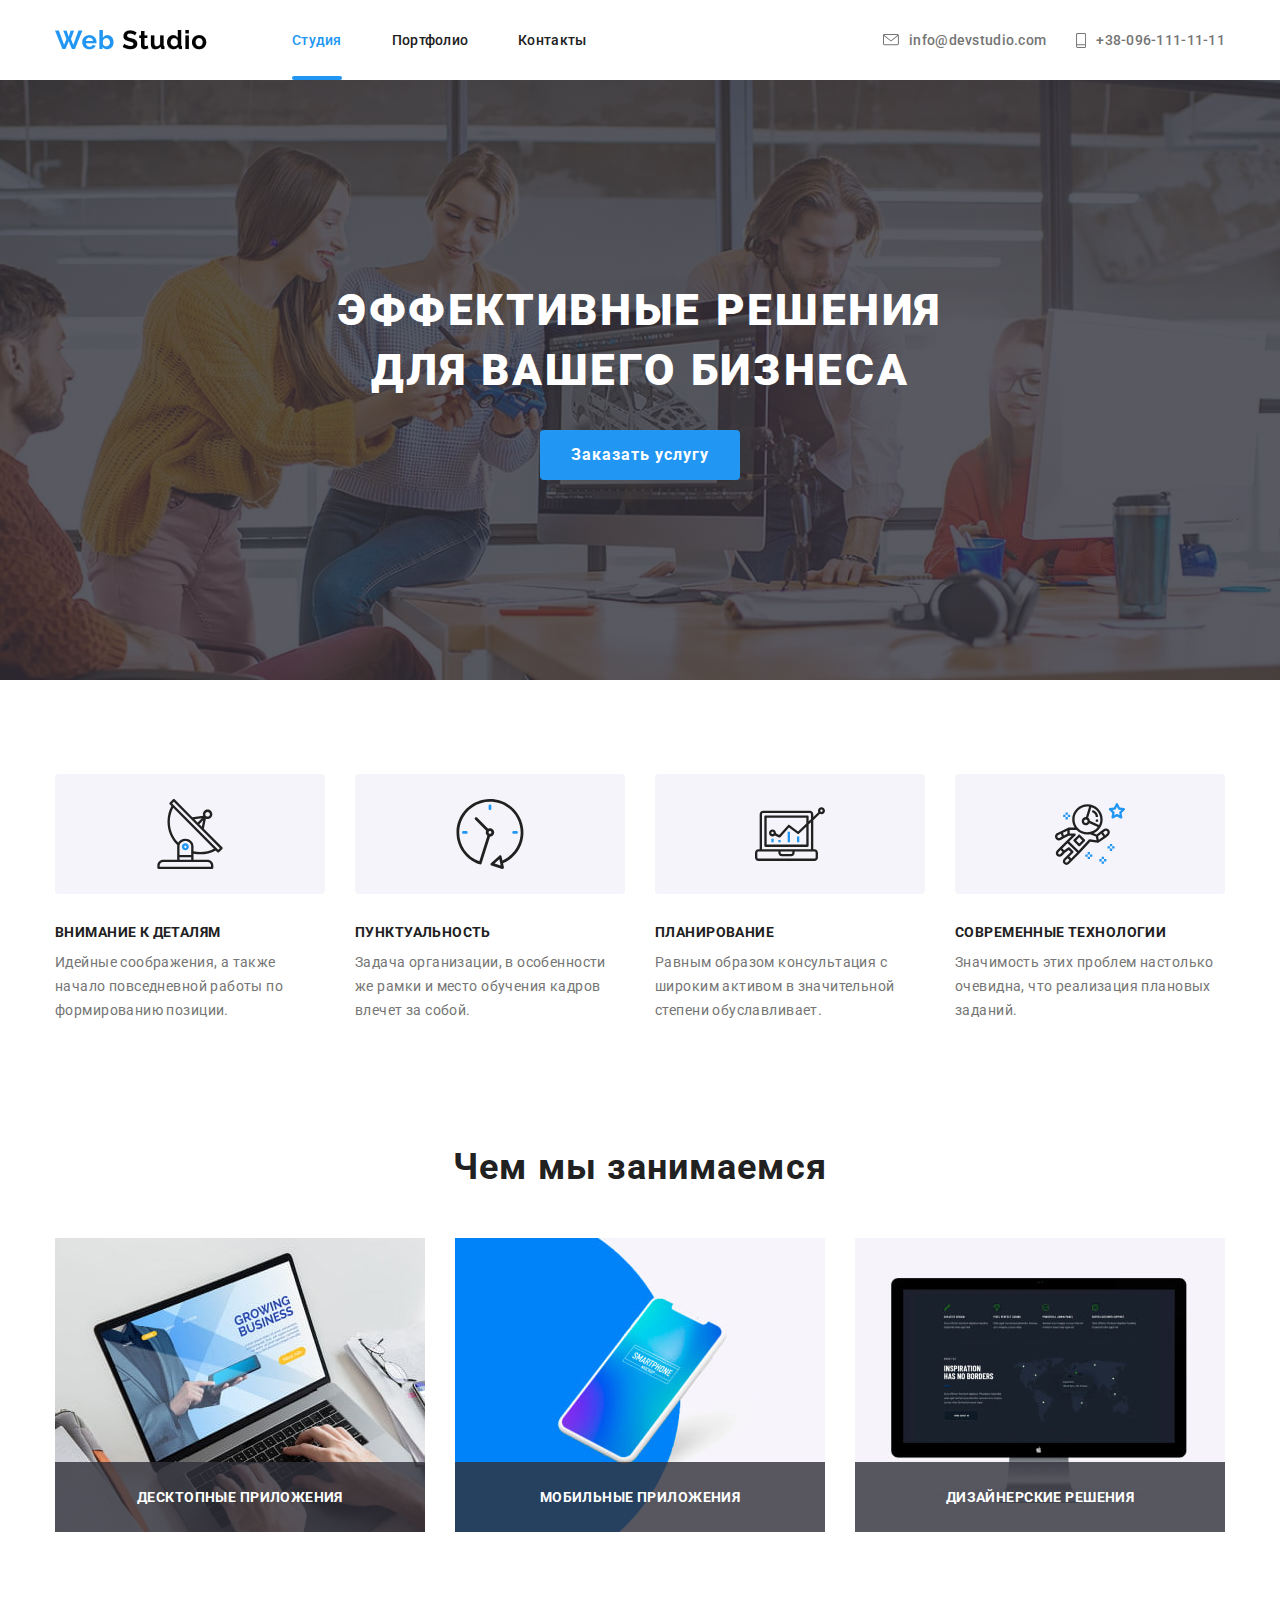
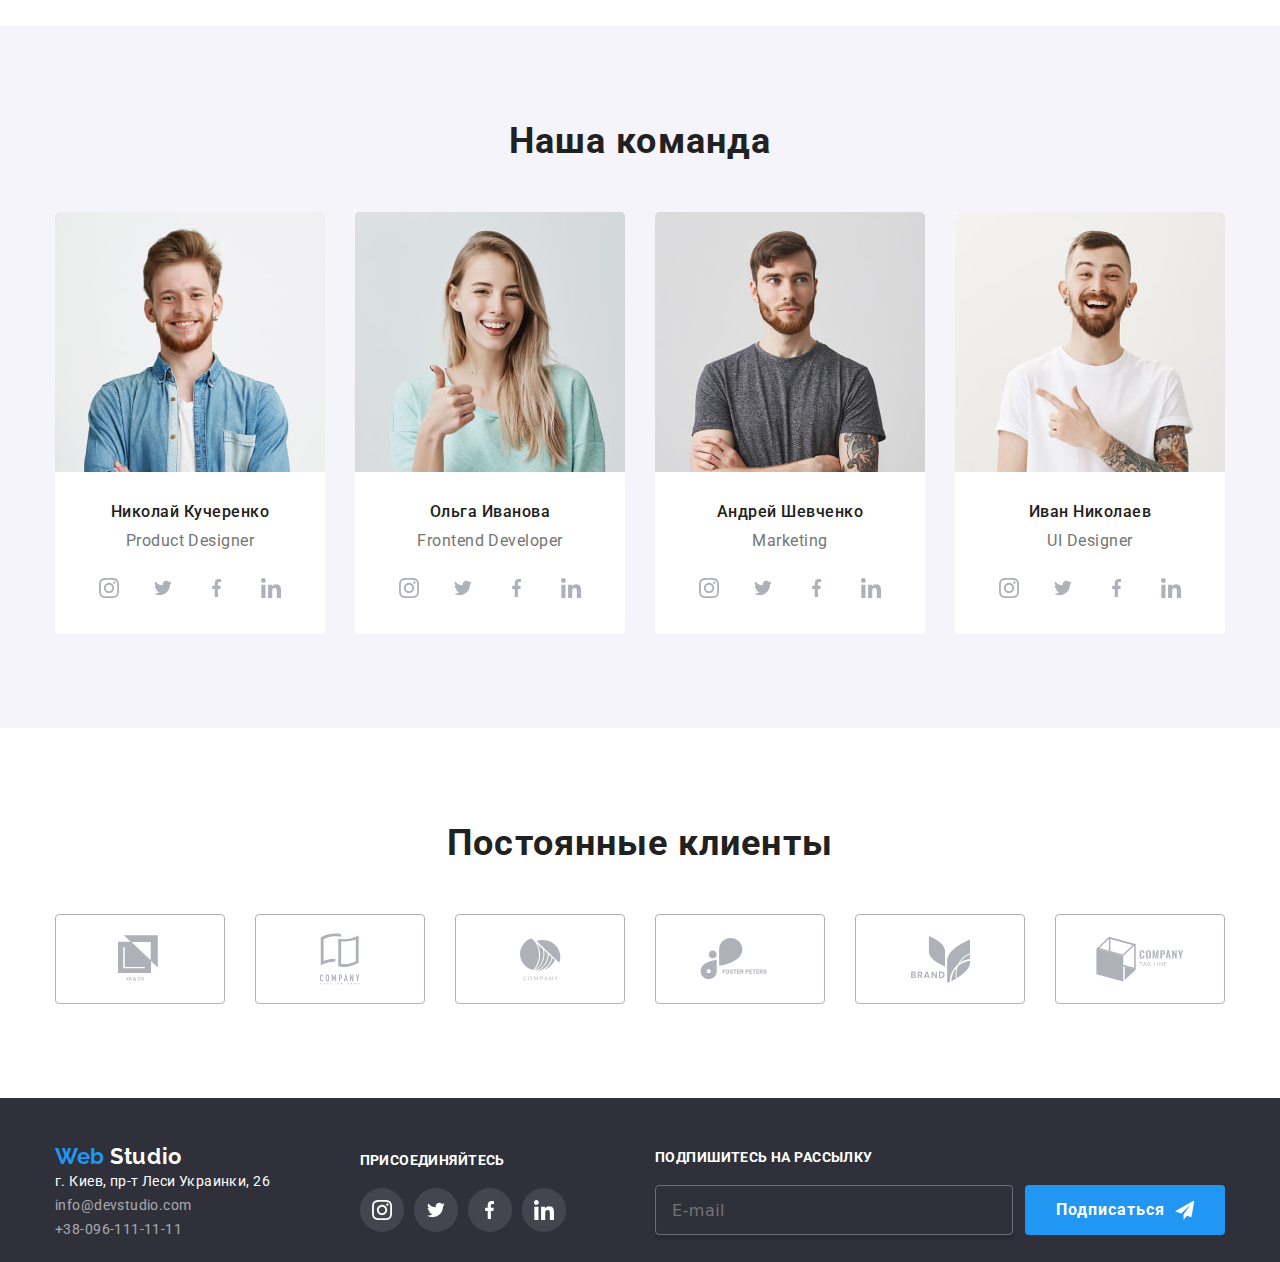
<file: index.html>
<!DOCTYPE html>
<html lang="en-ru">
  <head>
    <meta charset="UTF-8" />
    <meta name="viewport" content="width=device-width, initial-scale=1.0" />
    <title>Document</title>
    <link href="https://fonts.googleapis.com/css2?family=Raleway:wght@700&family=Roboto:wght@400;500;700;900&display=swap" rel="stylesheet" />
    <link rel="stylesheet" href="https://cdnjs.cloudflare.com/ajax/libs/modern-normalize/0.6.0/modern-normalize.min.css" />
    <link rel="stylesheet" href="./css/styles.css" />
    <link rel="stylesheet" href="./images/sprite.svg" />
  </head>

  <body>
    <header class="header-top">
      <div class="top-line-container">
        <a href="#"><img src="./images/WebStudio.jpg" class="web-studio-link" alt="Web Studio" /></a>

        <nav class="site-nav-container">
          <ul class="site-nav">
            <li class="site-nav-item"><a href="./index.html" class="link-current">Студия</a></li>
            <li class="site-nav-item"><a href="./portfolio.html" class="link">Портфолио</a></li>
            <li class="site-nav-item"><a href="#" class="link">Контакты</a></li>
          </ul>
        </nav>

        <address class="address-container">
          <ul class="top-line-address">
            <li class="address-items">
              <a class="link" href="#mailto:info@devstudio.com">
                <svg class="address-icon-envelope" width="16px" height="12px">
                  <use href="./images/sprite.svg#icon-envelope"></use>
                </svg>
                info@devstudio.com
              </a>
            </li>
            <li class="address-items">
              <a class="link" href="#tel:+380961111111">
                <svg class="address-icon-phone" width="10px" height="15px">
                  <use href="./images/sprite.svg#icon-phone"></use>
                </svg>
                +38-096-111-11-11
              </a>
            </li>
          </ul>
        </address>
      </div>
    </header>

    <main>
      <section class="general">
        <div class="order-container">
          <h1 class="main-title" lang="ru">
            Эффективные решения <br />
            для вашего бизнеса
          </h1>
          <button class="order-button" type="button" data-modal-open>Заказать услугу</button>
        </div>
      </section>

      <section class="features">
        <div class="features-container">
          <ul class="features-list">
            <!-- <li class="feachers-item icon-antenna"> -->
            <li class="feachers-item">
              <div class="feachers-icon-container">
                <svg class="feachers-icon">
                  <use class="feachers-svg" href="./images/sprite.svg#icon-antenna"></use>
                </svg>
              </div>
              <h2 class="features-title">Внимание к деталям</h2>
              <p class="features-text">
                Идейные соображения, а также начало повседневной работы по формированию позиции.
              </p>
            </li>

            <!-- <li class="feachers-item icon-clock"> -->
            <li class="feachers-item">
              <div class="feachers-icon-container">
                <svg class="feachers-icon">
                  <use class="feachers-svg" href="./images/sprite.svg#icon-clock"></use>
                </svg>
              </div>
              <h2 class="features-title">Пунктуальность</h2>
              <p class="features-text">
                Задача организации, в особенности же рамки и место обучения кадров влечет за собой.
              </p>
            </li>

            <!-- <li class="feachers-item icon-diagram"> -->
            <li class="feachers-item">
              <div class="feachers-icon-container">
                <svg class="feachers-icon">
                  <use class="feachers-svg" href="./images/sprite.svg#icon-diagram"></use>
                </svg>
              </div>
              <h2 class="features-title">Планирование</h2>
              <p class="features-text">
                Равным образом консультация с широким активом в значительной степени обуславливает.
              </p>
            </li>

            <!-- <li class="feachers-item icon-astronaut"> -->
            <li class="feachers-item">
              <div class="feachers-icon-container">
                <svg class="feachers-icon">
                  <use class="feachers-svg" href="./images/sprite.svg#icon-astronaut"></use>
                </svg>
              </div>
              <h2 class="features-title">Современные технологии</h2>
              <p class="features-text">
                Значимость этих проблем настолько очевидна, что реализация плановых заданий.
              </p>
            </li>
          </ul>
        </div>
      </section>

      <section class="doings">
        <div class="doings-container">
          <h3 class="page-title">Чем мы занимаемся</h3>
          <ul class="doings-list">
            <li class="doings-card">
              <img class="doings-image" src="./images/desctope.jpg" alt="" width="370" height="294" />
              <h4 class="doings-text">Десктопные приложения</h4>
            </li>

            <li class="doings-card">
              <img class="doings-image" src="./images/mobile.jpg" alt="" width="370" height="294" />
              <h4 class="doings-text">Мобильные приложения</h4>
            </li>

            <li class="doings-card">
              <img class="doings-image" src="./images/designer.jpg" alt="" width="370" height="294" />
              <h4 class="doings-text">Дизайнерские решения</h4>
            </li>
          </ul>
        </div>
      </section>

      <section class="team">
        <div class="team-container">
          <h3 class="page-title">Наша команда</h3>

          <ul class="team-list">
            <li class="emploee-card">
              <img src="./images/John.jpg" alt="John_Smith" class="emploee-image" width="270" height="260" />
              <h4 class="emploee-name">Николай Кучеренко</h4>
              <p class="emploee-position">Product Designer</p>

              <ul class="emploee-social">
                <li class="emploee-social-item">
                  <a class="emploee-social-link" href="#">
                    <svg class="emploee-social-icon" width="20px" height="20px">
                      <use href="./images/sprite.svg#icon-instagram"></use>
                    </svg>
                  </a>
                </li>

                <li class="emploee-social-item">
                  <a class="emploee-social-link" href="#">
                    <svg class="emploee-social-icon" width="20px" height="16px">
                      <use href="./images/sprite.svg#icon-twitter"></use>
                    </svg>
                  </a>
                </li>

                <li class="emploee-social-item">
                  <a class="emploee-social-link" href="#">
                    <svg class="emploee-social-icon" width="10px" height="20px">
                      <use href="./images/sprite.svg#icon-facebook"></use>
                    </svg>
                  </a>
                </li>

                <li class="emploee-social-item">
                  <a class="emploee-social-link" href="#">
                    <svg class="emploee-social-icon" width="20px" height="20px">
                      <use href="./images/sprite.svg#icon-linkedin"></use>
                    </svg>
                  </a>
                </li>
              </ul>
            </li>

            <li class="emploee-card">
              <img src="./images/Marta.jpg" alt="Marta_Stewart" class="emploee-image" width="270" height="260" />
              <h4 class="emploee-name">Ольга Иванова</h4>
              <p class="emploee-position">Frontend Developer</p>

              <ul class="emploee-social">
                <li class="emploee-social-item">
                  <a class="emploee-social-link" href="#">
                    <svg class="emploee-social-icon" width="20px" height="20px">
                      <use href="./images/sprite.svg#icon-instagram"></use>
                    </svg>
                  </a>
                </li>

                <li class="emploee-social-item">
                  <a class="emploee-social-link" href="#">
                    <svg class="emploee-social-icon" width="20px" height="16px">
                      <use href="./images/sprite.svg#icon-twitter"></use>
                    </svg>
                  </a>
                </li>

                <li class="emploee-social-item">
                  <a class="emploee-social-link" href="#">
                    <svg class="emploee-social-icon" width="10px" height="20px">
                      <use href="./images/sprite.svg#icon-facebook"></use>
                    </svg>
                  </a>
                </li>

                <li class="emploee-social-item">
                  <a class="emploee-social-link" href="#">
                    <svg class="emploee-social-icon" width="20px" height="20px">
                      <use href="./images/sprite.svg#icon-linkedin"></use>
                    </svg>
                  </a>
                </li>
              </ul>
            </li>

            <li class="emploee-card">
              <img src="./images/Robert.jpg" alt="Robert_Jakis" class="emploee-image" width="270" height="260" />
              <h4 class="emploee-name">Андрей Шевченко</h4>
              <p class="emploee-position">Marketing</p>

              <ul class="emploee-social">
                <li class="emploee-social-item">
                  <a class="emploee-social-link" href="#">
                    <svg class="emploee-social-icon" width="20px" height="20px">
                      <use href="./images/sprite.svg#icon-instagram"></use>
                    </svg>
                  </a>
                </li>

                <li class="emploee-social-item">
                  <a class="emploee-social-link" href="#">
                    <svg class="emploee-social-icon" width="20px" height="16px">
                      <use href="./images/sprite.svg#icon-twitter"></use>
                    </svg>
                  </a>
                </li>

                <li class="emploee-social-item">
                  <a class="emploee-social-link" href="#">
                    <svg class="emploee-social-icon" width="10px" height="20px">
                      <use href="./images/sprite.svg#icon-facebook"></use>
                    </svg>
                  </a>
                </li>

                <li class="emploee-social-item">
                  <a class="emploee-social-link" href="#">
                    <svg class="emploee-social-icon" width="20px" height="20px">
                      <use href="./images/sprite.svg#icon-linkedin"></use>
                    </svg>
                  </a>
                </li>
              </ul>
            </li>

            <li class="emploee-card">
              <img src="./images/Martin.jpg" alt="Martin_Doe" class="emploee-image" width="270" height="260" />
              <h4 class="emploee-name">Иван Николаев</h4>
              <p class="emploee-position">UI Designer</p>

              <ul class="emploee-social">
                <li class="emploee-social-item">
                  <a class="emploee-social-link" href="#">
                    <svg class="emploee-social-icon" width="20px" height="20px">
                      <use href="./images/sprite.svg#icon-instagram"></use>
                    </svg>
                  </a>
                </li>

                <li class="emploee-social-item">
                  <a class="emploee-social-link" href="#">
                    <svg class="emploee-social-icon" width="20px" height="16px">
                      <use href="./images/sprite.svg#icon-twitter"></use>
                    </svg>
                  </a>
                </li>

                <li class="emploee-social-item">
                  <a class="emploee-social-link" href="#">
                    <svg class="emploee-social-icon" width="10px" height="20px">
                      <use href="./images/sprite.svg#icon-facebook"></use>
                    </svg>
                  </a>
                </li>

                <li class="emploee-social-item">
                  <a class="emploee-social-link" href="#">
                    <svg class="emploee-social-icon" width="20px" height="20px">
                      <use href="./images/sprite.svg#icon-linkedin"></use>
                    </svg>
                  </a>
                </li>
              </ul>
            </li>
          </ul>
        </div>
      </section>

      <section class="customers">
        <div class="customers-container">
          <h3 class="page-title">Постоянные клиенты</h3>

          <ul class="customers-list">
            <li class="customers-item">
              <a class="customers-link" href="">
                <svg class="customers-icon" width="44px" height="49px">
                  <use href="./images/sprite.svg#icon-logo1"></use>
                </svg>
              </a>
            </li>

            <li class="customers-item">
              <a class="customers-link" href="">
                <svg class="customers-icon" width="40px" height="52px">
                  <use href="./images/sprite.svg#icon-logo2"></use>
                </svg>
              </a>
            </li>

            <li class="customers-item">
              <a class="customers-link" href="">
                <svg class="customers-icon" width="41px" height="43px">
                  <use href="./images/sprite.svg#icon-logo3"></use>
                </svg>
              </a>
            </li>

            <li class="customers-item">
              <a class="customers-link" href="">
                <svg class="customers-icon" width="80px" height="42px">
                  <use href="./images/sprite.svg#icon-logo4"></use>
                </svg>
              </a>
            </li>

            <li class="customers-item">
              <a class="customers-link" href="">
                <svg class="customers-icon" width="59px" height="47px">
                  <use href="./images/sprite.svg#icon-logo5"></use>
                </svg>
              </a>
            </li>

            <li class="customers-item">
              <a class="customers-link" href="">
                <svg class="customers-icon" width="88px" height="45px">
                  <use href="./images/sprite.svg#icon-logo6"></use>
                </svg>
              </a>
            </li>
          </ul>
        </div>
      </section>
    </main>

    <footer>
      <div class="footer-container">
        <div class="footer-address-container">
          <span class="web-footer">Web</span>
          <span class="studio-footer">Studio</span>

          <address class="footer-address">
            <span class="location"> г. Киев, пр-т Леси Украинки, 26 </span>
            <br />
            <a class="end-link" href="#mailto:info@devstudio.com">info@devstudio.com</a>
            <br />
            <a class="end-link" href="#tel:+380961111111">+38-096-111-11-11</a>
          </address>
        </div>

        <div class="join-us">
          <p class="join-text">Присоединяйтесь</p>

          <ul class="join-social-container">
            <li class="join-social-item">
              <a class="join-social-link" href="#">
                <svg class="join-social-icon" width="20px" height="20px">
                  <use href="./images/sprite.svg#icon-instagram"></use>
                </svg>
              </a>
            </li>

            <li class="join-social-item">
              <a class="join-social-link" href="#">
                <svg class="join-social-icon" width="20px" height="16px">
                  <use href="./images/sprite.svg#icon-twitter"></use>
                </svg>
              </a>
            </li>

            <li class="join-social-item">
              <a class="join-social-link" href="#">
                <svg class="join-social-icon" width="10px" height="20px">
                  <use href="./images/sprite.svg#icon-facebook"></use>
                </svg>
              </a>
            </li>

            <li class="join-social-item">
              <a class="join-social-link" href="#">
                <svg class="join-social-icon" width="20px" height="20px">
                  <use href="./images/sprite.svg#icon-linkedin"></use>
                </svg>
              </a>
            </li>
          </ul>
        </div>

        <form class="subscribe-form">
          <p class="subscribe-text">Подпишитесь на рассылку</p>
          <div class="subscribe-container">
            <input class="subscribe-input" type="email" name="mail" placeholder="E-mail" />
            <button class="subscribe-button" type="submit">
              Подписаться
              <svg class="icon-send" width="24px" height="24px">
                <use href="./images/sprite.svg#icon-iconsend"></use>
              </svg>
            </button>
          </div>
        </form>
      </div>
    </footer>

    <div class="backdrop is-hidden" data-modal>
      <form class="popup">
        <button class="popup-close" data-modal-close>
          <svg class="popup-close-icon">
            <use href="./images/sprite.svg#icon-close-black"></use>
          </svg>
        </button>

        <div class="popup-title"><b>Оставьте свои данные, мы Вам перезвоним</b></div>

        <div class="popup-field">
          <!-- for="name" для id="name" -->
          <input class="popup-field-input" type="text" name="name" id="name" placeholder=" " />
          <label class="popup-field-label" for="name">Имя</label>

          <svg class="popup-icon" version="1.1" xmlns="http://www.w3.org/2000/svg" width="12" height="12" viewBox="0 0 32 32">
            <title>person</title>
            <path
              d="M16 16c4.418 0 8-3.582 8-8s-3.582-8-8-8v0c-4.418 0-8 3.582-8 8s3.582 8 8 8v0zM16 20c-5.339 0-16 2.68-16 8v2c0 1.099 0.901 2 2 2h28c1.099 0 2-0.901 2-2v-2c0-5.32-10.661-8-16-8z"
            ></path>
          </svg>
        </div>

        <div class="popup-field">
          <input class="popup-field-input" type="tel" name="telephone" id="telephone" placeholder=" " />
          <label class="popup-field-label" for="telephone">Телефон</label>

          <svg class="popup-icon" version="1.1" xmlns="http://www.w3.org/2000/svg" width="13" height="13" viewBox="0 0 32 32">
            <title>telephone</title>
            <path
              d="M27.419 20.853l-4.201-0.48c-0.116-0.014-0.25-0.023-0.385-0.023-0.909 0-1.732 0.369-2.328 0.964l-3.045 3.045c-4.718-2.435-8.467-6.185-10.835-10.764l-0.065-0.139 3.063-3.056c0.597-0.596 0.966-1.42 0.966-2.33 0-0.135-0.008-0.268-0.024-0.399l0.002 0.016-0.48-4.169c-0.199-1.655-1.595-2.926-3.287-2.926-0.001 0-0.003 0-0.004 0h-2.864c-1.87-0.005-3.424 1.55-3.31 3.417 0.878 14.126 12.174 25.408 26.286 26.286 1.867 0.114 3.424-1.44 3.424-3.31v-2.862c0-0.005 0-0.010 0-0.016 0-1.681-1.266-3.067-2.897-3.256l-0.015-0.001z"
            ></path>
          </svg>
        </div>

        <div class="popup-field">
          <input class="popup-field-input" type="email" name="mail" id="mail" placeholder=" " />
          <label class="popup-field-label" for="mail">Почта</label>

          <svg class="popup-icon" version="1.1" xmlns="http://www.w3.org/2000/svg" width="15" height="12" viewBox="0 0 43 32">
            <title>post</title>
            <path
              d="M37.333 0h-32c-2.2 0-3.981 1.8-3.981 4l-0.019 24c0 2.2 1.8 4 4 4h32c2.2 0 4-1.8 4-4v-24c0-2.2-1.8-4-4-4zM36.533 8.501l-14.139 8.837c-0.302 0.188-0.668 0.3-1.060 0.3s-0.758-0.112-1.069-0.305l0.009 0.005-14.141-8.84c-0.503-0.301-0.835-0.843-0.835-1.463 0-0.938 0.761-1.699 1.699-1.699 0.349 0 0.673 0.105 0.943 0.285l-0.006-0.004 13.4 8.381 13.4-8.381c0.264-0.176 0.588-0.282 0.937-0.282 0.938 0 1.699 0.761 1.699 1.699 0 0.62-0.332 1.162-0.828 1.459l-0.008 0.004z"
            ></path>
          </svg>
        </div>

        <div class="popup-field">
          <textarea class="popup-field-textarea" name="comment" id="comment" rows="10" placeholder=" "></textarea>
          <label class="textarea-field-label" for="comment">Комментарий</label>
        </div>

        <!-- 
          <div class="accept-conditions">
            <input class="accept-conditions-box" type="checkbox" name="accept-mailing" id="popup-checkbox" />
            <label class="accept-conditions-text" for="popup-checkbox">Соглашаюсь с рассылкой и принимаю <a class="conditions-text" href="#">Условия договора</a></label>
          </div>
           -->

        <div class="accept-conditions">
          <label class="accept-conditions-checkbox">
            <input class="accept-conditions-box visually-hidden" type="checkbox" name="accept-mailing" />
            <span class="accept-conditions-text">Соглашаюсь с рассылкой и принимаю</span>
            <a class="conditions-text" href="#">Условия договора</a>
          </label>
        </div>

        <button class="popup-send" type="submit" data-modal-close>Отправить</button>
      </form>
    </div>

    <script src="./js/modal.js"></script>
  </body>
</html>
</file>
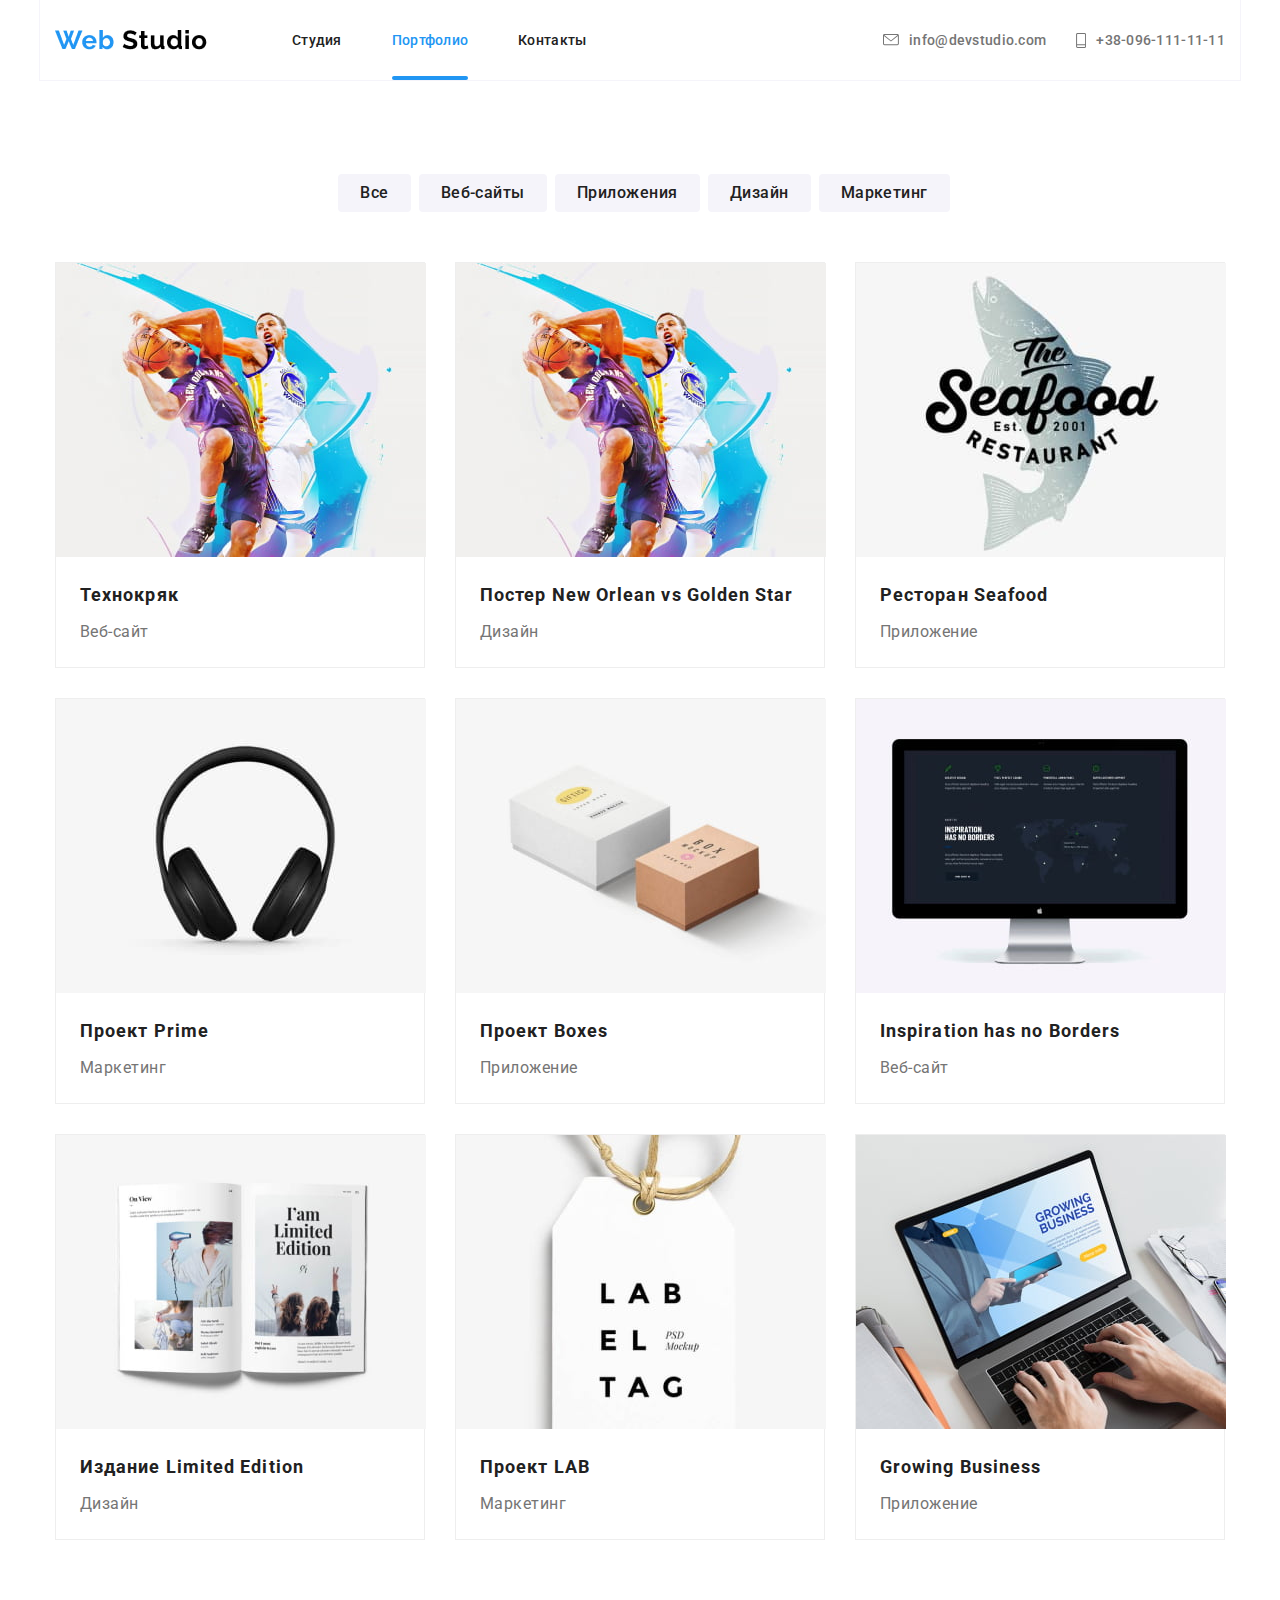
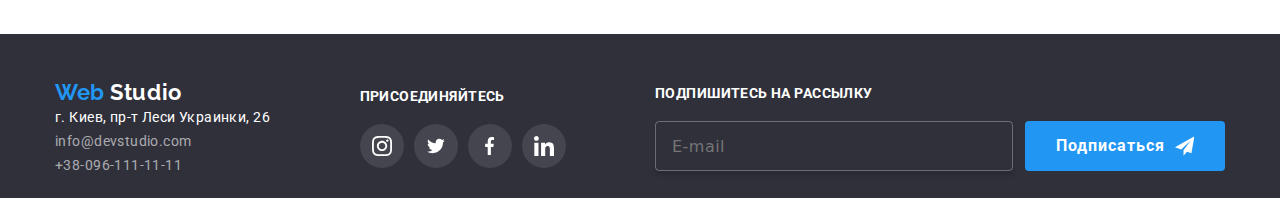
<file: portfolio.html>
<!DOCTYPE html>
<html lang="en-ru">
  <head>
    <meta charset="UTF-8" />
    <meta name="viewport" content="width=device-width, initial-scale=1.0" />
    <title>Document</title>
    <link href="https://fonts.googleapis.com/css2?family=Raleway:wght@700&family=Roboto:wght@400;500;700;900&display=swap" rel="stylesheet" />
    <link rel="stylesheet" href="https://cdnjs.cloudflare.com/ajax/libs/modern-normalize/0.6.0/modern-normalize.min.css" />
    <link rel="stylesheet" href="./css/styles.css" />
  </head>

  <body>
    <header class="header-top">
      <div class="top-line-container portfolio">
        <a href="#"><img src="./images/WebStudio.jpg" class="web-studio-link" alt="Web Studio" /></a>

        <nav class="site-nav-container">
          <ul class="site-nav">
            <li class="site-nav-item"><a href="./index.html" class="link">Студия</a></li>
            <li class="site-nav-item">
              <a href="./portfolio.html" class="link-current">Портфолио</a>
            </li>
            <li class="site-nav-item"><a href="#" class="link">Контакты</a></li>
          </ul>
        </nav>

        <address class="address-container">
          <ul class="top-line-address">
            <li class="address-items">
              <a href="#mailto:info@devstudio.com" class="link">
                <svg class="address-icon-envelope" width="16px" height="12px">
                  <use href="./images/sprite.svg#icon-envelope"></use>
                </svg>
                info@devstudio.com
              </a>
            </li>
            <li class="address-items">
              <a href="#tel:+380961111111" class="link">
                <svg class="address-icon-phone" width="10px" height="15px">
                  <use href="./images/sprite.svg#icon-phone"></use>
                </svg>
                +38-096-111-11-11
              </a>
            </li>
          </ul>
        </address>

        <!-- 
        <address class="address-container">
          <ul class="top-line-address">
            <li class="address-item"><a href="#mailto:info@devstudio.com" class="link">&#9993; info@devstudio.com</a></li>
            <li class="address-item"><a href="#tel:+380961111111" class="link">&#x1F4F1; +38-096-111-11-11</a></li>
          </ul>
        </address>
       -->
      </div>
    </header>

    <main>
      <div class="buttons-container">
        <ul class="buttons-list">
          <li><button type="button" class="portfolio-button">Все</button></li>
          <li><button type="button" class="portfolio-button">Веб-сайты</button></li>
          <li><button type="button" class="portfolio-button">Приложения</button></li>
          <li><button type="button" class="portfolio-button">Дизайн</button></li>
          <li><button type="button" class="portfolio-button">Маркетинг</button></li>
        </ul>
      </div>

      <div class="portfolio-container">
        <ul class="portfolio-list">
          <li class="portfolio-card">
            <a class="portfolio-card-info" href="">
              <div class="image-container">
                <img class="portfolio-card-image" src="./images/NewOrleanVSGoldenStar.jpg" alt="Tehnokryak image" />

                <div class="portfolio-text-overlay">
                  <p class="portfolio-card-text">
                    Технокряк это современная площадка распространения коронавируса. Компании используют эту платформу для цифрового шпионажа и атак
                    на защищённые сервера конкурентов.
                  </p>
                </div>
              </div>

              <div class="card-titles-container">
                <h1 class="portfolio-title">Технокряк</h1>
                <p class="portfolio-subtitle">Веб-сайт</p>
              </div>
            </a>
          </li>

          <li class="portfolio-card">
            <a href="" class="portfolio-card-info">
              <div class="image-container">
                <img class="portfolio-card-image" src="./images/NewOrleanVSGoldenStar.jpg" alt="Nev Orlean image" />

                <div class="portfolio-text-overlay">
                  <p class="portfolio-card-text">
                    Технокряк это современная площадка распространения коронавируса. Компании используют эту платформу для цифрового шпионажа и атак
                    на защищённые сервера конкурентов.
                  </p>
                </div>
              </div>

              <div class="card-titles-container">
                <h2 class="portfolio-title">Постер New Orlean vs Golden Star</h2>
                <p class="portfolio-subtitle">Дизайн</p>
              </div>
            </a>
          </li>

          <li class="portfolio-card">
            <a class="portfolio-card-info" href="">
              <div class="image-container">
                <img class="portfolio-card-image" src="./images/Seafood.jpg" alt="Seafood image" />

                <div class="portfolio-text-overlay">
                  <p class="portfolio-card-text">
                    Технокряк это современная площадка распространения коронавируса. Компании используют эту платформу для цифрового шпионажа и атак
                    на защищённые сервера конкурентов.
                  </p>
                </div>
              </div>

              <div class="card-titles-container">
                <h2 class="portfolio-title">Ресторан Seafood</h2>
                <p class="portfolio-subtitle">Приложение</p>
              </div>
            </a>
          </li>

          <li class="portfolio-card">
            <a class="portfolio-card-info" href="">
              <div class="image-container">
                <img class="portfolio-card-image" src="./images/Prime.jpg" alt="Prime image" />

                <div class="portfolio-text-overlay">
                  <p class="portfolio-card-text">
                    Технокряк это современная площадка распространения коронавируса. Компании используют эту платформу для цифрового шпионажа и атак
                    на защищённые сервера конкурентов.
                  </p>
                </div>
              </div>

              <div class="card-titles-container">
                <h2 class="portfolio-title">Проект Prime</h2>
                <p class="portfolio-subtitle">Маркетинг</p>
              </div>
            </a>
          </li>

          <li class="portfolio-card">
            <a class="portfolio-card-info" href="">
              <div class="image-container">
                <img class="portfolio-card-image" src="./images/Boxes.jpg" alt="Boxes image" />

                <div class="portfolio-text-overlay">
                  <p class="portfolio-card-text">
                    Технокряк это современная площадка распространения коронавируса. Компании используют эту платформу для цифрового шпионажа и атак
                    на защищённые сервера конкурентов.
                  </p>
                </div>
              </div>

              <div class="card-titles-container">
                <h2 class="portfolio-title">Проект Boxes</h2>
                <p class="portfolio-subtitle">Приложение</p>
              </div>
            </a>
          </li>

          <li class="portfolio-card">
            <a class="portfolio-card-info" href="">
              <div class="image-container">
                <img class="portfolio-card-image" src="./images/InspirationhasnoBorders.jpg" alt="Inspiration image" />

                <div class="portfolio-text-overlay">
                  <p class="portfolio-card-text">
                    Технокряк это современная площадка распространения коронавируса. Компании используют эту платформу для цифрового шпионажа и атак
                    на защищённые сервера конкурентов.
                  </p>
                </div>
              </div>

              <div class="card-titles-container">
                <h2 class="portfolio-title">Inspiration has no Borders</h2>
                <p class="portfolio-subtitle">Веб-сайт</p>
              </div>
            </a>
          </li>

          <li class="portfolio-card">
            <a class="portfolio-card-info" href="">
              <div class="image-container">
                <img class="portfolio-card-image" src="./images/LimitedEdition.jpg" alt="Limited Edition image" />

                <div class="portfolio-text-overlay">
                  <p class="portfolio-card-text">
                    Технокряк это современная площадка распространения коронавируса. Компании используют эту платформу для цифрового шпионажа и атак
                    на защищённые сервера конкурентов.
                  </p>
                </div>
              </div>

              <div class="card-titles-container">
                <h2 class="portfolio-title">Издание Limited Edition</h2>
                <p class="portfolio-subtitle">Дизайн</p>
              </div>
            </a>
          </li>

          <li class="portfolio-card">
            <a class="portfolio-card-info" href="">
              <div class="image-container">
                <img class="portfolio-card-image" src="./images/LAB.jpg" alt="LAB image" />

                <div class="portfolio-text-overlay">
                  <p class="portfolio-card-text">
                    Технокряк это современная площадка распространения коронавируса. Компании используют эту платформу для цифрового шпионажа и атак
                    на защищённые сервера конкурентов.
                  </p>
                </div>
              </div>

              <div class="card-titles-container">
                <h2 class="portfolio-title">Проект LAB</h2>
                <p class="portfolio-subtitle">Маркетинг</p>
              </div>
            </a>
          </li>

          <li class="portfolio-card">
            <a class="portfolio-card-info" href="">
              <div class="image-container">
                <img class="portfolio-card-image" src="./images/GrowingBusiness.jpg" alt="Growing image" />

                <div class="portfolio-text-overlay">
                  <p class="portfolio-card-text">
                    Технокряк это современная площадка распространения коронавируса. Компании используют эту платформу для цифрового шпионажа и атак
                    на защищённые сервера конкурентов.
                  </p>
                </div>
              </div>

              <div class="card-titles-container">
                <h2 class="portfolio-title">Growing Business</h2>
                <p class="portfolio-subtitle">Приложение</p>
              </div>
            </a>
          </li>
        </ul>
      </div>
    </main>

    <footer>
      <div class="footer-container">
        <div class="footer-address-container">
          <span class="web-footer">Web</span>
          <span class="studio-footer">Studio</span>

          <address class="footer-address">
            <span class="location"> г. Киев, пр-т Леси Украинки, 26 </span>
            <br />
            <a class="end-link" href="#mailto:info@devstudio.com">info@devstudio.com</a>
            <br />
            <a class="end-link" href="#tel:+380961111111">+38-096-111-11-11</a>
          </address>
        </div>

        <div class="join-us">
          <p class="join-text">Присоединяйтесь</p>

          <ul class="join-social-container">
            <li class="join-social-item">
              <a class="join-social-link" href="#">
                <svg class="join-social-icon" width="20px" height="20px">
                  <use href="./images/sprite.svg#icon-instagram"></use>
                </svg>
              </a>
            </li>

            <li class="join-social-item">
              <a class="join-social-link" href="#">
                <svg class="join-social-icon" width="20px" height="16px">
                  <use href="./images/sprite.svg#icon-twitter"></use>
                </svg>
              </a>
            </li>

            <li class="join-social-item">
              <a class="join-social-link" href="#">
                <svg class="join-social-icon" width="10px" height="20px">
                  <use href="./images/sprite.svg#icon-facebook"></use>
                </svg>
              </a>
            </li>

            <li class="join-social-item">
              <a class="join-social-link" href="#">
                <svg class="join-social-icon" width="20px" height="20px">
                  <use href="./images/sprite.svg#icon-linkedin"></use>
                </svg>
              </a>
            </li>
          </ul>
        </div>

        <form class="subscribe-form">
          <p class="subscribe-text">Подпишитесь на рассылку</p>
          <div class="subscribe-container">
            <input class="subscribe-input" type="email" name="mail" placeholder="E-mail" />
            <button class="subscribe-button" type="submit">
              Подписаться
              <svg class="icon-send" width="24px" height="24px">
                <use href="./images/sprite.svg#icon-iconsend"></use>
              </svg>
            </button>
          </div>
        </form>
      </div>
    </footer>

    <script src="./js/modal.js"></script>
  </body>
</html>
</file>
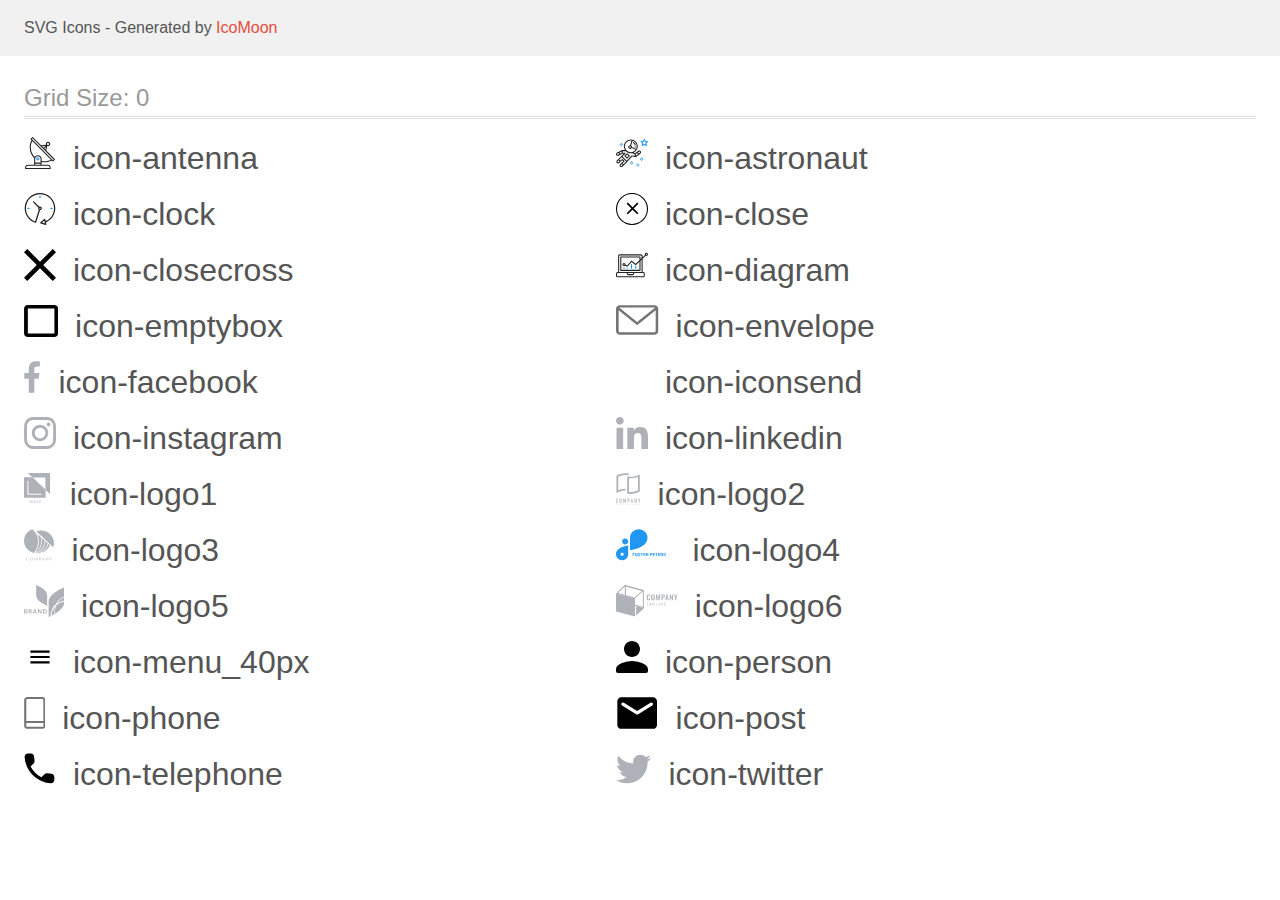
<file: icomoon/demo.html>
<!doctype html>
<html>
<head>
    <title>IcoMoon - SVG Icons</title>
    <meta charset="utf-8">
    <meta name="viewport" content="width=device-width, initial-scale=1">
    <link rel="stylesheet" href="demo-files/demo.css">
    <link rel="stylesheet" href="style.css">
</head>
<body>
<svg aria-hidden="true" style="position: absolute; width: 0; height: 0; overflow: hidden;" version="1.1" xmlns="http://www.w3.org/2000/svg" xmlns:xlink="http://www.w3.org/1999/xlink">
<defs>
<symbol id="icon-antenna" viewBox="0 0 32 32">
<path fill="#212121" style="fill: var(--color1, #212121)" d="M30.773 22.098l-8.443-8.505 0.937-4.616c0.225 0.090 0.485 0.144 0.758 0.146h0.007c0.008 0 0.017 0 0.026 0 1.192 0 2.159-0.967 2.159-2.159s-0.967-2.159-2.159-2.159c-1.192 0-2.159 0.967-2.159 2.159 0 0.259 0.046 0.508 0.13 0.739l-0.005-0.015-4.96 0.606-8.091-8.133c-0.096-0.098-0.229-0.159-0.376-0.16h-0c-0.14 0.001-0.274 0.057-0.373 0.155l-1.512 1.504c-0.096 0.097-0.156 0.23-0.156 0.377s0.060 0.281 0.156 0.377v0l0.814 0.825c-1.143 2.062-1.816 4.522-1.816 7.139 0 4.106 1.656 7.824 4.336 10.525l-0.001-0.001c0.043 0.041 0.092 0.074 0.146 0.097-0.032 0.164-0.051 0.353-0.052 0.546v6.188h-6.4c-1.472 0.001-2.666 1.194-2.667 2.666v1.067c0 0.295 0.239 0.534 0.534 0.534h24.534c0.294 0 0.533-0.239 0.533-0.534v-1.067c-0.002-1.472-1.195-2.665-2.666-2.666h-6.4v-2.742c1.003 0.21 2.024 0.317 3.049 0.32 2.58-0.003 5.005-0.663 7.117-1.822l-0.077 0.039 0.818 0.823c0.099 0.101 0.235 0.159 0.376 0.16 0.14-0.001 0.274-0.057 0.373-0.155l1.512-1.504c0.096-0.097 0.156-0.23 0.156-0.377s-0.060-0.281-0.156-0.377v0zM23.28 6.233c0.193-0.192 0.459-0.31 0.752-0.31 0.589 0 1.067 0.478 1.067 1.066s-0.477 1.066-1.067 1.066c-0 0-0 0-0 0h-0.004c-0.587-0.003-1.061-0.479-1.061-1.066 0-0.295 0.12-0.563 0.314-0.756l0-0h-0.002zM22.024 9.737l-0.598 2.946-1.175-1.183 1.774-1.763zM21.419 8.835l-1.92 1.909-1.486-1.493 3.406-0.416zM24.004 28.8c0.884 0 1.6 0.716 1.6 1.6v0 0.534h-23.466v-0.534c0-0.884 0.716-1.6 1.6-1.6v0h20.267zM16.538 26.666v1.067h-5.334v-1.067h5.334zM11.204 25.6v-4.053c0-1.294 1.196-2.346 2.667-2.346s2.667 1.053 2.667 2.346v4.053h-5.334zM17.604 23.904v-2.357c0-1.882-1.675-3.413-3.733-3.413-0.017-0-0.038-0-0.058-0-1.353 0-2.54 0.707-3.213 1.771l-0.009 0.016c-2.36-2.482-3.812-5.846-3.812-9.55 0-2.314 0.567-4.496 1.569-6.414l-0.036 0.077 18.602 18.709c-1.823 0.947-3.979 1.502-6.266 1.502-1.079 0-2.128-0.124-3.136-0.357l0.093 0.018zM28.893 23.22l-21.057-21.181 0.754-0.752 7.935 7.98c0.004 0 0.006 0.007 0.010 0.010l13.114 13.191-0.757 0.752z"></path>
<path fill="#2196f3" style="fill: var(--color2, #2196f3)" d="M13.876 20.267h-0.005c-0.001 0-0.002 0-0.002 0-0.884 0-1.6 0.716-1.6 1.6s0.715 1.599 1.597 1.6h0.005c0.001 0 0.001 0 0.002 0 0.884 0 1.6-0.716 1.6-1.6s-0.715-1.599-1.598-1.6h-0zM14.249 22.245c-0.096 0.096-0.229 0.155-0.376 0.155-0.294 0-0.533-0.239-0.533-0.533s0.237-0.532 0.531-0.533h0c0.293 0.001 0.531 0.239 0.531 0.533 0 0.148-0.060 0.282-0.157 0.378l-0 0h0.005z"></path>
</symbol>
<symbol id="icon-astronaut" viewBox="0 0 32 32">
<path fill="#2196f3" style="fill: var(--color2, #2196f3)" d="M31.974 4.524c-0.064-0.191-0.227-0.332-0.427-0.362l-0.003-0-1.91-0.278-0.855-1.731c-0.179-0.365-0.777-0.365-0.956 0l-0.855 1.731-1.911 0.278c-0.26 0.039-0.457 0.26-0.457 0.528 0 0.15 0.062 0.285 0.161 0.382l1.383 1.348-0.326 1.903c-0.034 0.2 0.048 0.402 0.212 0.522 0.087 0.064 0.195 0.102 0.313 0.102 0.091 0 0.177-0.023 0.252-0.064l-0.003 0.001 1.708-0.899 1.709 0.899c0.072 0.038 0.157 0.061 0.247 0.061 0.295 0 0.534-0.239 0.534-0.534 0-0.031-0.003-0.062-0.008-0.092l0 0.003-0.326-1.903 1.383-1.348c0.099-0.097 0.16-0.232 0.16-0.382 0-0.059-0.010-0.116-0.027-0.169l0.001 0.004zM29.511 5.851c-0.125 0.122-0.183 0.299-0.153 0.472l0.191 1.114-1.001-0.526c-0.072-0.039-0.158-0.061-0.248-0.061s-0.176 0.023-0.251 0.063l0.003-0.001-1.001 0.526 0.192-1.114c0.005-0.027 0.008-0.058 0.008-0.090 0-0.15-0.062-0.285-0.161-0.382l-0.811-0.789 1.119-0.163c0.174-0.025 0.324-0.134 0.402-0.292l0.5-1.013 0.501 1.013c0.078 0.158 0.228 0.267 0.402 0.292l1.119 0.162-0.809 0.79zM26.134 20.522h-1.067v1.067h1.067v-1.067zM26.134 22.656h-1.067v1.066h1.067v-1.066zM27.2 21.589h-1.067v1.067h1.067v-1.067z"></path>
<path fill="#2196f3" style="fill: var(--color2, #2196f3)" d="M25.067 21.589h-1.067v1.067h1.067v-1.067zM22.4 26.389h-1.067v1.067h1.067v-1.067zM22.4 28.523h-1.067v1.067h1.067v-1.067zM23.466 27.456h-1.067v1.067h1.067v-1.067zM21.334 27.456h-1.067v1.067h1.067v-1.067zM16 24.256h-1.067v1.067h1.067v-1.067zM16 26.389h-1.067v1.067h1.067v-1.067zM17.067 25.322h-1.067v1.067h1.067v-1.067zM14.933 25.322h-1.066v1.067h1.066v-1.067zM5.867 6.122h-1.067v1.066h1.067v-1.066zM5.867 8.256h-1.067v1.066h1.067v-1.066zM6.933 7.189h-1.067v1.067h1.066v-1.067zM4.8 7.189h-1.067v1.067h1.067v-1.067z"></path>
<path fill="#212121" style="fill: var(--color1, #212121)" d="M24.715 14.16c-0.28-0.376-0.698-0.636-1.179-0.703l-0.009-0.001c-0.076-0.012-0.164-0.018-0.254-0.018-0.411 0-0.789 0.139-1.090 0.373l0.004-0.003-1.253 0.96-1.898 1.417-1.358-0.541c2.421-1.086 4.113-3.508 4.113-6.32 0-3.823-3.122-6.934-6.961-6.934s-6.961 3.11-6.961 6.934c0 1.386 0.415 2.674 1.12 3.759l-2.768-0.024c-0.009 0-0.016 0.005-0.023 0.005-0.056 0.003-0.11 0.014-0.159 0.033l0.004-0.001c-0.013 0.005-0.026 0.007-0.038 0.013-0.006 0.003-0.013 0.003-0.019 0.006l-3.233 1.596c-0 0-0.001 0-0.001 0.001l-1.893 0.91c-0.024 0.011-0.045 0.023-0.064 0.036l0.001-0.001c-0.482 0.324-0.795 0.867-0.795 1.483 0 0.297 0.073 0.577 0.201 0.823l-0.005-0.010c0.22 0.424 0.592 0.742 1.043 0.885l0.013 0.003c0.161 0.053 0.345 0.083 0.537 0.083 0.308 0 0.598-0.078 0.851-0.216l-0.009 0.005 1.388-0.738 2.264-1.169 1.357-0.008-5.442 5.415c0 0.001-0.001 0.001-0.001 0.001l-1.339 1.333c-0.303 0.299-0.49 0.714-0.49 1.173 0 0.002 0 0.004 0 0.005v-0c0 0.445 0.174 0.863 0.49 1.178 0.301 0.3 0.717 0.485 1.176 0.485 0.001 0 0.002 0 0.004 0h-0c0.428 0 0.854-0.162 1.18-0.485l1.314-1.309 1.741-1.3 0.901 0.897-3.102 3.088c-0.303 0.299-0.491 0.714-0.491 1.173 0 0.001 0 0.003 0 0.004v-0c0 0.445 0.174 0.864 0.49 1.179 0.302 0.3 0.717 0.485 1.176 0.485 0.001 0 0.002 0 0.003 0h-0c0.427 0 0.855-0.162 1.18-0.485l4.488-4.472c0.007-0.006 0.016-0.009 0.022-0.016l5.166-5.658 3.471 0.494c0.025 0.004 0.050 0.006 0.075 0.006 0.065 0 0.127-0.016 0.187-0.038 0.018-0.006 0.033-0.015 0.050-0.023 0.019-0.010 0.039-0.015 0.058-0.027l3.213-2.133c0.012-0.008 0.018-0.021 0.029-0.030 0.013-0.010 0.029-0.014 0.041-0.026l1.271-1.191c0.348-0.326 0.564-0.787 0.564-1.3 0-0.4-0.132-0.769-0.355-1.067l0.003 0.005zM2.13 17.77c-0.173 0.093-0.37 0.112-0.558 0.052-0.294-0.093-0.504-0.364-0.504-0.683 0-0.236 0.114-0.445 0.29-0.575l0.002-0.001 1.314-0.632 0.316 0.924 0.133 0.389-0.992 0.527zM5.627 15.942l-1.548 0.8-0.255-0.746-0.184-0.537 2.027-1.001-0.040 1.484zM20.727 9.322c0 0.918-0.219 1.785-0.599 2.56l-4.181-1.899c-0.044-0.575-0.342-1.072-0.782-1.384l-0.006-0.004 1.463-4.861c2.378 0.756 4.105 2.974 4.105 5.588zM8.938 9.322c0-3.235 2.644-5.867 5.894-5.867 0.253 0 0.5 0.022 0.745 0.053l-1.432 4.753c-0.019 0-0.037-0.006-0.057-0.006-0 0-0.001 0-0.001 0-1.032 0-1.869 0.835-1.872 1.867v0c0.003 1.031 0.84 1.867 1.872 1.867 0 0 0.001 0 0.001 0h-0c0.695 0 1.295-0.383 1.618-0.944l3.863 1.755c-1.075 1.446-2.795 2.389-4.737 2.389-3.25 0-5.894-2.632-5.894-5.867zM14.895 10.122c0 0.441-0.362 0.8-0.806 0.8-0 0-0.001 0-0.001 0-0.443 0-0.802-0.358-0.804-0.8v-0c0-0.441 0.361-0.8 0.806-0.8s0.806 0.359 0.806 0.8zM2.464 25.146c-0.11 0.109-0.261 0.176-0.428 0.176s-0.317-0.067-0.427-0.175l0 0c-0.109-0.108-0.176-0.257-0.176-0.422s0.067-0.314 0.176-0.422l0-0 0.962-0.959 0.852 0.848-0.959 0.955zM5.678 28.88c-0.11 0.109-0.261 0.176-0.428 0.176s-0.317-0.067-0.427-0.175l0 0c-0.109-0.108-0.176-0.257-0.176-0.422s0.067-0.314 0.176-0.422l0-0 0.963-0.959 0.852 0.848-0.96 0.955zM9.16 25.411l-0.001 0.001-1.765 1.76-0.852-0.848 1.765-1.757c0.040-0.040 0.065-0.088 0.090-0.136 0.007-0.014 0.020-0.026 0.026-0.040 0.016-0.041 0.019-0.085 0.026-0.128 0.003-0.025 0.014-0.048 0.014-0.073 0-0.036-0.013-0.070-0.020-0.106-0.006-0.032-0.006-0.064-0.019-0.096-0.025-0.053-0.055-0.098-0.092-0.138l0 0c-0.010-0.012-0.014-0.027-0.025-0.038h-0.001s0-0.001-0.001-0.002l-1.607-1.6c-0.017-0.017-0.039-0.024-0.058-0.038-0.025-0.021-0.054-0.040-0.084-0.057l-0.003-0.001c-0.027-0.012-0.058-0.023-0.090-0.031l-0.003-0.001c-0.030-0.009-0.065-0.017-0.101-0.020l-0.002-0c-0.007-0-0.015-0.001-0.023-0.001-0.026 0-0.051 0.002-0.075 0.005l0.003-0c-0.036 0.005-0.069 0.009-0.104 0.021-0.036 0.013-0.068 0.028-0.097 0.046l0.002-0.001c-0.020 0.011-0.042 0.015-0.061 0.029l-1.773 1.324-0.901-0.897 2.399-2.386 4.361 4.289-0.928 0.919zM15.979 18.394c-0.015-0.002-0.030 0.004-0.045 0.003-0.008-0-0.017-0.001-0.026-0.001-0.031 0-0.062 0.003-0.092 0.008l0.003-0c-0.070 0.011-0.132 0.035-0.187 0.070l0.002-0.001c-0.031 0.019-0.058 0.039-0.083 0.062l0-0c-0.013 0.011-0.028 0.016-0.040 0.029l-4.698 5.146-4.328-4.256 2.833-2.818c0.096-0.097 0.156-0.23 0.156-0.377 0-0.295-0.239-0.534-0.534-0.534-0.001 0-0.001 0-0.002 0h0l-2.219 0.013 0.028-1.607 3.104 0.027c1.264 1.297 3.027 2.101 4.978 2.101 0.001 0 0.002 0 0.003 0h-0c0.438 0 0.864-0.046 1.28-0.122 0.040 0.032 0.080 0.064 0.129 0.085l2.41 0.96 0.152 0.759 0.178 0.885-3.003-0.427zM20.020 18.572l-0.313-1.558 1.446-1.080 0.946 1.257-2.080 1.381zM23.774 15.741l-0.838 0.785-0.931-1.237 0.831-0.637c0.155-0.119 0.351-0.168 0.543-0.143 0.193 0.027 0.364 0.128 0.48 0.284 0.088 0.117 0.141 0.265 0.141 0.426 0 0.206-0.087 0.391-0.226 0.521l-0 0z"></path>
<path fill="#212121" style="fill: var(--color1, #212121)" d="M13.602 18.544l-2.143-2.134c-0.096-0.096-0.229-0.155-0.376-0.155s-0.28 0.059-0.376 0.155l-2.143 2.133c-0.097 0.097-0.156 0.23-0.156 0.378s0.060 0.281 0.156 0.378l-0-0 2.143 2.134c0.096 0.096 0.229 0.156 0.376 0.156s0.28-0.059 0.376-0.156v0l2.143-2.134c0.097-0.097 0.157-0.23 0.157-0.378s-0.060-0.281-0.157-0.378l-0-0zM11.083 20.303l-1.387-1.381 1.386-1.381 1.387 1.381-1.387 1.381zM17.164 5.071l-0.258 1.036c0.071 0.018 1.738 0.452 1.738 2.149h1.067c0-2.017-1.666-2.965-2.547-3.184zM19.711 9.322h-1.067v1.066h1.067v-1.066z"></path>
</symbol>
<symbol id="icon-clock" viewBox="0 0 32 32">
<path fill="#212121" style="fill: var(--color1, #212121)" d="M31.296 15.301c-0.001-8.452-6.855-15.303-15.308-15.301s-15.303 6.855-15.301 15.308c0.002 6.788 4.422 12.543 10.541 14.545l0.108 0.031c0.061 0.019 0.123 0.029 0.187 0.029 0.12 0 0.238-0.032 0.342-0.094 0.135-0.080 0.236-0.207 0.283-0.357l3.865-12.25c1.054-0.004 1.906-0.859 1.906-1.913 0-1.056-0.856-1.913-1.913-1.913-0.303 0-0.59 0.071-0.845 0.196l0.011-0.005-5.106-5.107c-0.114-0.11-0.271-0.179-0.443-0.179-0.352 0-0.638 0.286-0.638 0.638 0 0.172 0.068 0.328 0.179 0.443l-0-0 5.103 5.109c-0.121 0.241-0.191 0.525-0.191 0.826 0 0.602 0.283 1.137 0.723 1.48l0.004 0.003-3.682 11.673c-7.278-2.681-11.004-10.754-8.324-18.032s10.754-11.004 18.032-8.323c7.278 2.681 11.004 10.754 8.323 18.032-1.345 3.581-4.003 6.406-7.374 7.938l-0.088 0.036-0.398-1.874c-0.063-0.291-0.318-0.506-0.624-0.506-0.164 0-0.313 0.062-0.426 0.163l0.001-0.001-3.837 3.426c-0.132 0.117-0.214 0.287-0.214 0.477 0 0.283 0.185 0.524 0.441 0.606l0.005 0.001 4.899 1.563c0.058 0.020 0.126 0.031 0.196 0.031 0.352 0 0.637-0.285 0.637-0.637 0-0.047-0.005-0.093-0.015-0.138l0.001 0.004-0.391-1.839c5.528-2.374 9.329-7.772 9.329-14.057 0-0.011 0-0.023-0-0.034v0.002zM15.992 14.664c0.352 0 0.638 0.286 0.638 0.638s-0.285 0.638-0.638 0.638v0c-0.352 0-0.638-0.286-0.638-0.638s0.286-0.638 0.638-0.638v0zM18.092 29.528l2.184-1.948 0.603 2.84-2.787-0.892z"></path>
<path fill="#2196f3" style="fill: var(--color2, #2196f3)" d="M15.354 3.185v1.275c0 0.352 0.286 0.638 0.638 0.638s0.638-0.285 0.638-0.638v0-1.275c0-0.352-0.285-0.638-0.638-0.638s-0.638 0.285-0.638 0.638v0zM3.876 14.664c-0.352 0-0.638 0.286-0.638 0.638s0.285 0.638 0.638 0.638h1.275c0.352 0 0.638-0.286 0.638-0.638s-0.285-0.638-0.638-0.638h-1.275zM28.108 15.939c0.352 0 0.638-0.286 0.638-0.638s-0.285-0.638-0.638-0.638h-1.275c-0.352 0-0.638 0.286-0.638 0.638s0.285 0.638 0.638 0.638h1.275z"></path>
</symbol>
<symbol id="icon-close" viewBox="0 0 32 32">
<path fill="#fff" style="fill: var(--color3, #fff)" d="M32 16c0 8.837-7.163 16-16 16s-16-7.163-16-16c0-8.837 7.163-16 16-16s16 7.163 16 16z"></path>
<path fill="none" stroke="#000" style="stroke: var(--color4, #000)" stroke-linejoin="miter" stroke-linecap="butt" stroke-miterlimit="4" stroke-width="1.0667" d="M31.467 16c0 8.542-6.925 15.467-15.467 15.467s-15.467-6.925-15.467-15.467c0-8.542 6.925-15.467 15.467-15.467s15.467 6.925 15.467 15.467z"></path>
<path fill="#000" style="fill: var(--color4, #000)" d="M22.4 10.782l-1.182-1.182-4.685 4.685-4.685-4.685-1.182 1.182 4.685 4.685-4.685 4.685 1.182 1.182 4.685-4.685 4.685 4.685 1.182-1.182-4.685-4.685 4.685-4.685z"></path>
</symbol>
<symbol id="icon-closecross" viewBox="0 0 32 32">
<path d="M32 3.223l-3.223-3.223-12.777 12.777-12.777-12.777-3.223 3.223 12.777 12.777-12.777 12.777 3.223 3.223 12.777-12.777 12.777 12.777 3.223-3.223-12.777-12.777 12.777-12.777z"></path>
</symbol>
<symbol id="icon-diagram" viewBox="0 0 32 32">
<path fill="#2196f3" style="fill: var(--color2, #2196f3)" d="M14.926 14.965h1.066v4.798h-1.066v-4.798zM19.19 17.097h1.066v2.665h-1.066v-2.665zM10.661 18.696h1.066v1.066h-1.066v-1.066zM7.463 18.163h1.066v1.6h-1.066v-1.6z"></path>
<path fill="#212121" style="fill: var(--color1, #212121)" d="M1.599 28.291h25.586c0 0 0 0 0 0 0.883 0 1.599-0.716 1.599-1.599v0-2.132c0-0.883-0.716-1.599-1.599-1.599v0h-0.533v-13.294l3.028-2.868c0.207 0.104 0.452 0.166 0.711 0.166 0.888 0 1.608-0.72 1.608-1.608s-0.72-1.608-1.608-1.608c-0.888 0-1.608 0.72-1.608 1.608 0 0.247 0.056 0.481 0.155 0.69l-0.004-0.010-2.281 2.162v-1.23c0-0.883-0.716-1.599-1.599-1.599v0h-21.323c-0.883 0-1.599 0.716-1.599 1.599v0 15.992h-0.533c-0.883 0-1.599 0.716-1.599 1.599v0 2.132c0 0.883 0.716 1.599 1.599 1.599v0zM30.384 4.837c0.294 0 0.533 0.239 0.533 0.533s-0.239 0.533-0.533 0.533v0c-0.294 0-0.533-0.239-0.533-0.533s0.239-0.533 0.533-0.533v0zM3.198 6.969c0-0.294 0.239-0.533 0.533-0.533h21.323c0.294 0 0.533 0.239 0.533 0.533v2.239l-1.066 1.013v-2.185c0-0.295-0.239-0.534-0.534-0.534h-19.189c-0.294 0-0.534 0.239-0.534 0.533v13.327c0 0.294 0.239 0.533 0.534 0.533h19.189c0.295 0 0.534-0.239 0.534-0.533v-9.675l1.066-1.010v12.283h-22.389v-15.991zM7.996 13.899c-0.001 0-0.003 0-0.005 0-0.883 0-1.599 0.716-1.599 1.599s0.716 1.599 1.599 1.599c0.432 0 0.824-0.172 1.112-0.45l-0 0 1.853 0.93c0.215 0.107 0.476 0.057 0.636-0.123l3.939-4.431 3.872 2.902c0.208 0.155 0.498 0.139 0.686-0.039l3.365-3.188v8.131h-18.123v-12.261h18.123v2.661l-3.771 3.572-3.904-2.927c-0.088-0.067-0.2-0.107-0.32-0.107-0.158 0-0.3 0.069-0.398 0.178l-0 0.001-3.993 4.493-1.493-0.746c0.010-0.056 0.017-0.123 0.020-0.19l0-0.003c0-0.883-0.716-1.599-1.599-1.599v0zM8.529 15.498c0 0.294-0.239 0.533-0.533 0.533s-0.533-0.239-0.533-0.533v0c0-0.294 0.239-0.533 0.533-0.533s0.533 0.239 0.533 0.533v0zM11.727 24.026h5.33v0.533c0 0.294-0.238 0.533-0.533 0.533h-4.265c-0.294 0-0.533-0.239-0.533-0.533v0-0.533zM1.067 24.56c0-0.294 0.238-0.533 0.533-0.533h9.062v0.533c0 0.883 0.716 1.599 1.599 1.599v0h4.265c0.883 0 1.599-0.716 1.599-1.599v0-0.533h9.062c0.294 0 0.533 0.239 0.533 0.533v2.132c0 0.294-0.239 0.533-0.533 0.533h-25.586c-0 0-0 0-0 0-0.294 0-0.533-0.239-0.533-0.533 0 0 0 0 0 0v0-2.132z"></path>
</symbol>
<symbol id="icon-emptybox" viewBox="0 0 34 32">
<path d="M30.34 3.556v24.887h-26.547v-24.887h26.547zM30.34 0h-26.547c-2.086 0-3.793 1.6-3.793 3.556v24.887c0 1.956 1.707 3.556 3.793 3.556h26.547c2.086 0 3.793-1.6 3.793-3.556v-24.887c0-1.956-1.707-3.556-3.793-3.556z"></path>
</symbol>
<symbol id="icon-envelope" viewBox="0 0 43 32">
<path fill="#757575" style="fill: var(--color5, #757575)" d="M38.667 0h-34.667c-2.205 0-4 1.675-4 3.733v22.405c0 2.059 1.795 3.733 4 3.733h34.667c2.205 0 4-1.675 4-3.733v-22.405c0-2.059-1.795-3.733-4-3.733zM38.667 2.488c0.181 0 0.355 0.037 0.512 0.099l-17.845 14.437-17.845-14.437c0.152-0.062 0.327-0.098 0.512-0.099h34.667zM38.667 27.381h-34.667c-0.736 0-1.333-0.557-1.333-1.243v-20.923l17.792 14.395c0.235 0.189 0.537 0.304 0.866 0.304 0.003 0 0.006 0 0.009-0h-0c0.002 0 0.005 0 0.008 0 0.329 0 0.631-0.115 0.869-0.306l-0.003 0.002 17.792-14.395v20.923c0 0.685-0.597 1.243-1.333 1.243z"></path>
</symbol>
<symbol id="icon-facebook" viewBox="0 0 18 32">
<path fill="#afb1b8" style="fill: var(--color6, #afb1b8)" d="M13.328 5.312h2.923v-5.088c-1.232-0.143-2.66-0.224-4.108-0.224-0.052 0-0.104 0-0.157 0l0.008-0c-4.213 0-7.099 2.65-7.099 7.52v4.48h-4.646v5.688h4.646v14.312h5.698v-14.31h4.462l0.707-5.69h-5.168v-3.92c0-1.643 0.443-2.768 2.734-2.768z"></path>
</symbol>
<symbol id="icon-iconsend" viewBox="0 0 32 32">
<path fill="#fff" style="fill: var(--color3, #fff)" d="M32 0l-32 18 10.227 3.787 15.773-14.787-11.997 16.187 0.009 0.003-0.012-0.003v8.813l5.735-6.691 7.267 2.691 4.999-28z"></path>
</symbol>
<symbol id="icon-instagram" viewBox="0 0 32 32">
<path fill="#afb1b8" style="fill: var(--color6, #afb1b8)" d="M31.968 9.408c-0.074-1.701-0.349-2.869-0.742-3.882-0.424-1.111-1.054-2.059-1.85-2.837l-0.001-0.001c-0.78-0.792-1.724-1.419-2.778-1.827l-0.054-0.018c-1.019-0.394-2.181-0.667-3.882-0.742-1.712-0.082-2.256-0.101-6.602-0.101-4.344 0-4.888 0.019-6.595 0.094-1.699 0.074-2.869 0.349-3.88 0.742-1.112 0.424-2.060 1.054-2.839 1.85l-0.001 0.001c-0.791 0.78-1.418 1.724-1.825 2.778l-0.018 0.054c-0.395 1.019-0.669 2.181-0.744 3.882-0.082 1.712-0.101 2.256-0.101 6.602 0 4.344 0.019 4.888 0.094 6.595 0.075 1.701 0.35 2.869 0.744 3.882 0.426 1.11 1.055 2.057 1.849 2.837l0.001 0.001c0.8 0.813 1.77 1.443 2.832 1.843 1.019 0.395 2.182 0.67 3.882 0.744 1.707 0.075 2.251 0.094 6.595 0.094 4.346 0 4.89-0.019 6.595-0.094 1.701-0.074 2.869-0.349 3.882-0.742 2.157-0.85 3.833-2.526 4.664-4.628l0.019-0.055c0.394-1.019 0.669-2.182 0.744-3.882 0.075-1.707 0.093-2.251 0.093-6.595s-0.006-4.888-0.080-6.595zM29.088 22.474c-0.070 1.563-0.333 2.406-0.55 2.97-0.552 1.399-1.64 2.486-3.004 3.024l-0.036 0.012c-0.56 0.219-1.411 0.482-2.968 0.55-1.688 0.075-2.194 0.094-6.464 0.094-4.269 0-4.782-0.019-6.464-0.094-1.563-0.069-2.406-0.331-2.97-0.55-0.721-0.269-1.334-0.676-1.836-1.192l-0.001-0.001c-0.517-0.503-0.924-1.117-1.184-1.803l-0.011-0.034c-0.218-0.563-0.48-1.413-0.549-2.97-0.075-1.688-0.094-2.195-0.094-6.464 0-4.27 0.019-4.784 0.094-6.464 0.069-1.563 0.331-2.406 0.549-2.97 0.269-0.722 0.678-1.337 1.198-1.837l0.002-0.002c0.504-0.517 1.119-0.923 1.806-1.182l0.034-0.011c0.56-0.219 1.411-0.48 2.968-0.55 1.688-0.074 2.195-0.093 6.464-0.093 4.275 0 4.782 0.019 6.464 0.093 1.563 0.069 2.406 0.331 2.97 0.55 0.693 0.256 1.325 0.662 1.837 1.194 0.531 0.52 0.938 1.144 1.195 1.84 0.218 0.56 0.48 1.411 0.549 2.968 0.075 1.688 0.094 2.194 0.094 6.464 0 4.269-0.019 4.768-0.094 6.458z"></path>
<path fill="#afb1b8" style="fill: var(--color6, #afb1b8)" d="M16.059 7.782c-4.539 0.002-8.218 3.682-8.219 8.221v0c0.091 4.471 3.737 8.060 8.221 8.060s8.13-3.589 8.221-8.052l0-0.009c-0.001-4.54-3.681-8.22-8.221-8.221h-0zM16.059 21.334c-2.945-0-5.332-2.388-5.332-5.333s2.388-5.333 5.333-5.333c0 0 0.001 0 0.001 0h-0c2.946 0 5.334 2.388 5.334 5.334s-2.388 5.334-5.334 5.334v0zM26.525 7.458c0 1.060-0.86 1.92-1.92 1.92s-1.92-0.86-1.92-1.92v0c0-1.060 0.86-1.92 1.92-1.92s1.92 0.86 1.92 1.92v0z"></path>
</symbol>
<symbol id="icon-linkedin" viewBox="0 0 32 32">
<path fill="#afb1b8" style="fill: var(--color6, #afb1b8)" d="M31.992 32h0.008v-11.738c0-5.741-1.235-10.163-7.947-10.163-3.227 0-5.392 1.77-6.277 3.45h-0.093v-2.914h-6.365v21.363h6.627v-10.578c0-2.786 0.528-5.48 3.978-5.48 3.398 0 3.45 3.179 3.45 5.658v10.402h6.619zM0.528 10.635h6.635v21.365h-6.635v-21.365zM3.843 0c-2.123 0-3.843 1.721-3.843 3.843v0c0 2.12 1.722 3.878 3.843 3.878 2.12 0 3.842-1.757 3.842-3.878s-1.72-3.841-3.841-3.843h-0z"></path>
</symbol>
<symbol id="icon-logo1" viewBox="0 0 29 32">
<path fill="#afb1b8" style="fill: var(--color6, #afb1b8)" d="M3.84 0l4.677 4.428h13.046v12.351l4.677 4.428v-21.206h-22.4z"></path>
<path fill="#afb1b8" style="fill: var(--color6, #afb1b8)" d="M0 4.241v20.6h21.76v-8.188l-13.105-12.407-8.655-0.005zM17.615 21.828h-14.172v-13.855h1.002v12.917h13.17v0.938zM6.266 28.662l0.524-1.078h0.438l-0.764 1.437v0.838h-0.397v-0.838l-0.764-1.437h0.439l0.524 1.078zM8.513 29.329h-0.881l-0.184 0.53h-0.411l0.859-2.275h0.355l0.861 2.275h-0.413l-0.186-0.53zM7.743 29.010h0.659l-0.33-0.944-0.33 0.944zM10.071 29.244c0-0.105 0.029-0.202 0.086-0.289 0.058-0.089 0.17-0.193 0.339-0.314-0.069-0.083-0.131-0.176-0.182-0.276l-0.004-0.008c-0.031-0.066-0.050-0.144-0.052-0.226v-0c0-0.179 0.054-0.319 0.163-0.422s0.254-0.156 0.437-0.156c0.166 0 0.301 0.049 0.406 0.147 0.106 0.097 0.16 0.218 0.16 0.361 0 0.001 0 0.002 0 0.003 0 0.096-0.027 0.186-0.074 0.262l0.001-0.002c-0.063 0.095-0.142 0.174-0.233 0.236l-0.003 0.002-0.155 0.113 0.44 0.518c0.063-0.125 0.095-0.264 0.095-0.417h0.33c0 0.28-0.065 0.509-0.196 0.689l0.334 0.396h-0.44l-0.128-0.152c-0.154 0.115-0.348 0.183-0.558 0.183-0.008 0-0.017-0-0.025-0l0.001 0c-0.225 0-0.405-0.060-0.54-0.179-0.124-0.11-0.202-0.27-0.202-0.447 0-0.007 0-0.014 0-0.021l-0 0.001zM10.824 29.587c0.128 0 0.248-0.043 0.359-0.128l-0.497-0.586-0.049 0.035c-0.125 0.095-0.188 0.203-0.188 0.325 0 0.105 0.034 0.191 0.102 0.256 0.066 0.061 0.156 0.099 0.254 0.099 0.006 0 0.013-0 0.019-0l-0.001 0zM10.614 28.121c0 0.088 0.054 0.197 0.161 0.33l0.173-0.118 0.049-0.039c0.059-0.052 0.097-0.128 0.097-0.212 0-0.003-0-0.006-0-0.009v0c0-0.001 0-0.001 0-0.002 0-0.059-0.026-0.112-0.067-0.149l-0-0c-0.042-0.040-0.099-0.064-0.162-0.064-0.003 0-0.006 0-0.009 0h0c-0.003-0-0.006-0-0.010-0-0.066 0-0.126 0.029-0.167 0.075l-0 0c-0.041 0.048-0.066 0.111-0.066 0.179 0 0.003 0 0.007 0 0.010v-0zM14.748 29.118c-0.023 0.243-0.113 0.432-0.269 0.568s-0.364 0.204-0.623 0.204c-0.181 0-0.341-0.043-0.48-0.128-0.139-0.089-0.248-0.214-0.317-0.362l-0.002-0.005c-0.074-0.16-0.117-0.347-0.117-0.544 0-0.003 0-0.005 0-0.008v0-0.212c0-0.214 0.038-0.403 0.114-0.567 0.077-0.164 0.186-0.29 0.326-0.378 0.143-0.089 0.307-0.133 0.494-0.133 0.251 0 0.453 0.068 0.606 0.205s0.243 0.329 0.268 0.578h-0.394c-0.019-0.163-0.067-0.281-0.144-0.353-0.076-0.073-0.188-0.109-0.336-0.109-0.172 0-0.304 0.063-0.397 0.189-0.092 0.125-0.138 0.309-0.141 0.552v0.202c0 0.246 0.044 0.433 0.132 0.563s0.218 0.194 0.387 0.194c0.155 0 0.272-0.035 0.35-0.105s0.128-0.186 0.148-0.348h0.394zM16.918 28.78c0 0.223-0.038 0.419-0.115 0.588-0.077 0.168-0.188 0.297-0.332 0.388-0.143 0.090-0.307 0.134-0.494 0.134-0.184 0-0.349-0.045-0.493-0.134-0.146-0.094-0.261-0.225-0.332-0.38l-0.002-0.006c-0.075-0.163-0.119-0.354-0.119-0.555 0-0.008 0-0.015 0-0.023v0.001-0.128c0-0.222 0.038-0.418 0.117-0.588s0.19-0.3 0.333-0.389c0.144-0.091 0.308-0.136 0.493-0.136s0.35 0.045 0.493 0.134c0.143 0.089 0.255 0.217 0.333 0.384s0.118 0.362 0.118 0.584v0.126zM16.522 28.662c0-0.252-0.048-0.445-0.143-0.58-0.085-0.123-0.225-0.202-0.384-0.202-0.007 0-0.015 0-0.022 0.001l0.001-0c-0.005-0-0.011-0-0.016-0-0.159 0-0.299 0.079-0.384 0.2l-0.001 0.002c-0.096 0.133-0.145 0.323-0.147 0.567v0.131c0 0.25 0.049 0.444 0.146 0.58s0.233 0.205 0.406 0.205c0.175 0 0.31-0.067 0.403-0.2 0.095-0.133 0.142-0.328 0.142-0.584v-0.118z"></path>
</symbol>
<symbol id="icon-logo2" viewBox="0 0 25 32">
<path fill="#afb1b8" style="fill: var(--color6, #afb1b8)" d="M10.447 1.806h0.084c0.156 0 0.324 0.015 0.49 0.030 0.734 0.052 1.463 0.162 2.18 0.329v-1.762c-0.652-0.172-1.42-0.299-2.207-0.357l-0.042-0.002c-0.254-0.020-0.571-0.035-0.889-0.043l-0.021-0h-0.263c-1.523 0.006-3.040 0.201-4.515 0.582-1.68 0.418-3.292 1.075-4.79 1.948v17.475c1.312-0.729 2.832-1.339 4.431-1.75l0.135-0.029c1.123-0.3 2.434-0.51 3.78-0.586l0.052-0.002h0.052c0.216-0.011 0.433-0.017 0.655-0.018v-1.791c-1.78 0.024-3.493 0.264-5.129 0.695l0.147-0.033c-0.603 0.157-1.185 0.326-1.731 0.513l-0.623 0.212v-13.626l0.266-0.128c1.89-0.918 4.096-1.513 6.424-1.649l0.047-0.002c0.008-0.001 0.018-0.001 0.028-0.001s0.020 0 0.029 0.001l-0.001-0c0.248-0.012 0.497-0.018 0.742-0.018h0.28c0.129 0.003 0.258 0.006 0.388 0.014z"></path>
<path fill="#afb1b8" style="fill: var(--color6, #afb1b8)" d="M14.838 3.651c-0.005 0-0.011 0-0.016 0-0.915 0-1.811-0.077-2.684-0.225l0.094 0.013c-0.277-0.047-0.55-0.103-0.814-0.164v17.275c1.12 0.277 2.271 0.412 3.425 0.404 1.607-0.007 3.162-0.218 4.643-0.61l-0.128 0.029c1.817-0.461 3.412-1.129 4.877-1.995l-0.085 0.047v-17.163c-1.311 0.728-2.83 1.338-4.429 1.751l-0.136 0.030c-1.551 0.399-3.145 0.603-4.746 0.609zM21.745 3.95l0.623-0.209v13.63l-0.266 0.129c-0.903 0.443-1.963 0.834-3.065 1.118l-0.119 0.026c-1.331 0.345-2.699 0.521-4.074 0.527-0.411 0-0.818-0.017-1.214-0.052l-0.426-0.038v-14.017l0.497 0.033c0.361 0.023 0.735 0.034 1.141 0.034 1.841-0.007 3.622-0.248 5.32-0.696l-0.147 0.033c0.777-0.203 1.355-0.38 1.924-0.576l-0.193 0.058zM1.684 25.977c-0.167-0.173-0.401-0.281-0.661-0.281-0.011 0-0.022 0-0.033 0.001l0.002-0c-0.004-0-0.009-0-0.014-0-0.139 0-0.272 0.028-0.393 0.078l0.007-0.003c-0.237 0.095-0.42 0.28-0.51 0.512l-0.002 0.006c-0.049 0.123-0.074 0.254-0.072 0.386v2.335c-0.006 0.164 0.026 0.328 0.092 0.479 0.055 0.12 0.135 0.226 0.234 0.313 0.093 0.078 0.203 0.135 0.32 0.166 0.114 0.031 0.231 0.048 0.349 0.048 0.13 0.001 0.258-0.026 0.377-0.081 0.351-0.156 0.591-0.5 0.591-0.901v-0.261h-0.61v0.208c0 0.004 0 0.008 0 0.013 0 0.070-0.013 0.137-0.038 0.199l0.001-0.004c-0.021 0.052-0.051 0.095-0.089 0.132l-0 0c-0.070 0.054-0.159 0.088-0.255 0.089h-0c-0.011 0.001-0.023 0.002-0.036 0.002-0.103 0-0.194-0.050-0.25-0.127l-0.001-0.001c-0.051-0.082-0.082-0.182-0.082-0.289 0-0.008 0-0.016 0.001-0.024l-0 0.001v-2.177c-0.004-0.121 0.022-0.24 0.075-0.349 0.056-0.087 0.153-0.143 0.262-0.143 0.013 0 0.025 0.001 0.038 0.002l-0.001-0c0.003-0 0.007-0 0.012-0 0.107 0 0.201 0.052 0.26 0.131l0.001 0.001c0.063 0.082 0.102 0.187 0.102 0.301 0 0.004-0 0.009-0 0.013v-0.001 0.202h0.604v-0.238c0-0.003 0-0.007 0-0.011 0-0.143-0.027-0.28-0.077-0.405l0.003 0.007c-0.048-0.128-0.117-0.237-0.205-0.329l0 0zM5.31 25.951c-0.186-0.158-0.429-0.255-0.694-0.257h-0c-0.124 0.001-0.247 0.023-0.364 0.066-0.252 0.090-0.45 0.276-0.556 0.511l-0.002 0.006c-0.062 0.142-0.092 0.297-0.089 0.452v2.239c-0.004 0.158 0.026 0.314 0.089 0.458 0.055 0.121 0.136 0.228 0.237 0.314 0.093 0.086 0.203 0.153 0.322 0.197 0.108 0.041 0.233 0.065 0.364 0.065 0.267 0 0.51-0.099 0.696-0.263l-0.001 0.001c0.098-0.088 0.176-0.194 0.231-0.314 0.063-0.144 0.093-0.301 0.089-0.458v-2.239c0-0.006 0-0.014 0-0.021 0-0.156-0.033-0.304-0.092-0.438l0.003 0.007c-0.057-0.128-0.135-0.237-0.23-0.327l-0-0zM5.025 28.969c0.001 0.010 0.001 0.022 0.001 0.034 0 0.114-0.047 0.217-0.123 0.29l-0 0c-0.077 0.065-0.177 0.104-0.287 0.104s-0.21-0.039-0.288-0.105l0.001 0.001c-0.076-0.073-0.123-0.175-0.123-0.288 0-0.013 0.001-0.025 0.002-0.037l-0 0.002v-2.239c-0.001-0.010-0.001-0.022-0.001-0.034 0-0.113 0.047-0.216 0.123-0.289l0-0c0.077-0.065 0.177-0.104 0.287-0.104s0.21 0.039 0.288 0.105l-0.001-0.001c0.076 0.073 0.123 0.175 0.123 0.289 0 0.012-0.001 0.024-0.002 0.036l0-0.002v2.24zM10.072 29.969v-4.24h-0.586l-0.77 2.244h-0.011l-0.777-2.244h-0.581v4.239h0.606v-2.578h0.011l0.593 1.823h0.302l0.598-1.823h0.011v2.578h0.605zM13.513 26.027c-0.093-0.105-0.211-0.185-0.342-0.232-0.124-0.042-0.267-0.066-0.416-0.066-0.008 0-0.016 0-0.024 0l0.001-0h-0.9v4.24h0.604v-1.656h0.311c0.188 0.009 0.375-0.031 0.545-0.116 0.139-0.078 0.251-0.188 0.329-0.32l0.002-0.004c0.070-0.113 0.117-0.238 0.138-0.369 0.021-0.133 0.033-0.287 0.033-0.444 0-0.013-0-0.027-0-0.040l0 0.002c0.006-0.203-0.014-0.407-0.059-0.606-0.043-0.153-0.12-0.284-0.223-0.39l0 0zM13.201 27.319c-0.003 0.081-0.023 0.157-0.057 0.224l0.001-0.003c-0.035 0.065-0.089 0.116-0.154 0.147l-0.002 0.001c-0.075 0.034-0.162 0.054-0.254 0.054-0.011 0-0.022-0-0.033-0.001l0.002 0h-0.275v-1.441h0.311c0.009-0 0.019-0.001 0.029-0.001 0.088 0 0.172 0.020 0.247 0.055l-0.004-0.002c0.062 0.036 0.111 0.090 0.141 0.154l0.001 0.002c0.033 0.074 0.051 0.155 0.053 0.236v0.282c0 0.098 0.006 0.201 0 0.291h-0.006zM16.374 25.729h-0.495l-0.934 4.24h0.604l0.177-0.911h0.823l0.178 0.911h0.604l-0.958-4.24zM15.817 28.481l0.297-1.537h0.011l0.295 1.537h-0.604zM20.277 28.283h-0.011l-0.913-2.554h-0.58v4.24h0.604v-2.55h0.012l0.923 2.549h0.569v-4.239h-0.604v2.554zM23.968 25.729l-0.486 1.686h-0.012l-0.486-1.686h-0.639l0.83 2.448v1.791h0.604v-1.791l0.83-2.447h-0.64zM0 31.166h0.291v0.817h0.198v-0.817h0.289v-0.167h-0.778v0.168zM2.447 30.998l-0.382 0.985h0.21l0.081-0.224h0.392l0.084 0.224h0.215l-0.391-0.985h-0.21zM2.417 31.593l0.134-0.365 0.134 0.365h-0.268zM4.866 31.62h0.228v0.127c-0.063 0.051-0.145 0.082-0.234 0.083h-0c-0.004 0-0.009 0-0.014 0-0.079 0-0.149-0.037-0.195-0.094l-0-0c-0.046-0.065-0.073-0.147-0.073-0.234 0-0.008 0-0.016 0.001-0.023l-0 0.001c0-0.219 0.095-0.329 0.283-0.329 0.006-0.001 0.014-0.001 0.021-0.001 0.097 0 0.178 0.067 0.201 0.157l0 0.001 0.194-0.038c-0.042-0.192-0.18-0.289-0.417-0.289-0.004-0-0.008-0-0.013-0-0.127 0-0.244 0.048-0.331 0.127l0-0c-0.088 0.087-0.143 0.208-0.143 0.342 0 0.013 0 0.026 0.002 0.038l-0-0.002c-0 0.007-0 0.015-0 0.023 0 0.132 0.048 0.254 0.127 0.347l-0.001-0.001c0.087 0.090 0.209 0.146 0.343 0.146 0.011 0 0.021-0 0.032-0.001l-0.001 0c0.005 0 0.010 0 0.016 0 0.155 0 0.296-0.060 0.402-0.157l-0 0v-0.388h-0.426v0.166zM7.337 30.998h-0.198v0.985h0.689v-0.167h-0.49v-0.817zM9.426 30.998h-0.199v0.985h0.199v-0.985zM11.468 31.655l-0.403-0.657h-0.193v0.985h0.185v-0.643l0.396 0.643h0.198v-0.985h-0.182v0.658zM13.315 31.549h0.49v-0.167h-0.49v-0.215h0.527v-0.168h-0.727v0.985h0.747v-0.167h-0.548v-0.266zM17.792 31.386h-0.388v-0.388h-0.198v0.984h0.198v-0.431h0.388v0.431h0.198v-0.985h-0.197v0.388zM19.649 31.549h0.492v-0.167h-0.492v-0.215h0.529v-0.168h-0.726v0.985h0.746v-0.167h-0.548v-0.266zM22.168 31.55c0.172-0.027 0.258-0.118 0.258-0.274 0.001-0.008 0.002-0.018 0.002-0.028 0-0.078-0.038-0.148-0.097-0.191l-0.001-0c-0.073-0.037-0.159-0.059-0.25-0.059-0.014 0-0.027 0-0.040 0.001l0.002-0h-0.417v0.985h0.197v-0.412h0.039c0.005-0 0.010-0 0.016-0 0.039 0 0.076 0.008 0.109 0.023l-0.002-0.001c0.029 0.018 0.053 0.042 0.070 0.072l0.215 0.313h0.236l-0.119-0.192c-0.054-0.096-0.128-0.175-0.216-0.235l-0.002-0.002zM21.969 31.413h-0.146v-0.247h0.156c0.013-0.001 0.027-0.002 0.042-0.002 0.057 0 0.111 0.009 0.162 0.026l-0.004-0.001c0.027 0.024 0.044 0.058 0.044 0.096 0 0.022-0.006 0.043-0.016 0.062l0-0.001c-0.009 0.017-0.022 0.032-0.037 0.043l-0 0c-0.049 0.015-0.105 0.024-0.162 0.024-0.013 0-0.027-0-0.040-0.001l0.002 0zM24.068 31.549h0.49v-0.167h-0.49v-0.215h0.529v-0.168h-0.728v0.985h0.747v-0.167h-0.548v-0.266z"></path>
</symbol>
<symbol id="icon-logo3" viewBox="0 0 31 32">
<path fill="#afb1b8" style="fill: var(--color6, #afb1b8)" d="M4.723 31.103c0.023 0.001 0.044 0.010 0.060 0.025v0l0.153 0.161c-0.119 0.13-0.266 0.234-0.431 0.304-0.194 0.077-0.401 0.115-0.61 0.109-0.009 0-0.020 0-0.031 0-0.196 0-0.383-0.038-0.554-0.106l0.010 0.004c-0.332-0.134-0.588-0.397-0.709-0.725l-0.003-0.009c-0.061-0.164-0.097-0.353-0.097-0.55 0-0.007 0-0.015 0-0.022v0.001c-0-0.007-0-0.015-0-0.023 0-0.198 0.038-0.387 0.108-0.56l-0.004 0.010c0.067-0.165 0.168-0.316 0.298-0.444 0.13-0.127 0.286-0.225 0.459-0.29 0.188-0.070 0.389-0.104 0.592-0.102 0.188-0.004 0.374 0.027 0.549 0.093 0.151 0.063 0.29 0.149 0.412 0.257l-0.129 0.171c-0.009 0.012-0.019 0.023-0.032 0.031l-0 0c-0.013 0.009-0.028 0.014-0.045 0.014-0.002 0-0.005-0-0.007-0l0 0c-0.021-0.002-0.039-0.008-0.056-0.019l0 0-0.069-0.045-0.096-0.059c-0.087-0.046-0.189-0.082-0.296-0.101l-0.006-0.001c-0.063-0.011-0.135-0.018-0.209-0.018-0.007 0-0.013 0-0.020 0h0.001c-0.005-0-0.010-0-0.016-0-0.147 0-0.288 0.028-0.417 0.079l0.008-0.003c-0.13 0.051-0.241 0.124-0.333 0.216l0-0c-0.095 0.099-0.169 0.216-0.216 0.342-0.054 0.145-0.080 0.298-0.079 0.452-0.002 0.156 0.025 0.313 0.079 0.46 0.046 0.126 0.119 0.242 0.212 0.341 0.088 0.093 0.196 0.165 0.318 0.212 0.125 0.049 0.259 0.074 0.394 0.073 0.078 0.001 0.156-0.004 0.234-0.015 0.127-0.015 0.247-0.057 0.354-0.122 0.054-0.034 0.104-0.071 0.151-0.113 0.019-0.018 0.045-0.029 0.073-0.030h0zM9.144 30.296c0.002 0.194-0.033 0.387-0.103 0.568-0.067 0.172-0.165 0.319-0.288 0.44l-0 0c-0.126 0.123-0.276 0.221-0.444 0.286l-0.009 0.003c-0.173 0.065-0.373 0.102-0.582 0.102s-0.409-0.037-0.594-0.106l0.012 0.004c-0.175-0.069-0.325-0.167-0.45-0.29l0 0c-0.123-0.123-0.222-0.271-0.288-0.436l-0.003-0.009c-0.065-0.169-0.103-0.364-0.103-0.568s0.038-0.399 0.107-0.579l-0.004 0.011c0.065-0.166 0.164-0.318 0.29-0.447 0.126-0.119 0.276-0.214 0.441-0.276l0.009-0.003c0.173-0.066 0.373-0.104 0.582-0.104s0.409 0.038 0.594 0.108l-0.012-0.004c0.17 0.066 0.324 0.164 0.452 0.29 0.127 0.127 0.224 0.275 0.289 0.439 0.071 0.182 0.106 0.376 0.104 0.571zM8.742 30.296c0-0.007 0-0.016 0-0.024 0-0.155-0.027-0.303-0.076-0.441l0.003 0.009c-0.087-0.256-0.278-0.457-0.522-0.554l-0.006-0.002c-0.126-0.047-0.271-0.075-0.423-0.075s-0.297 0.027-0.432 0.078l0.009-0.003c-0.251 0.099-0.443 0.299-0.528 0.55l-0.002 0.006c-0.097 0.298-0.097 0.615 0 0.912 0.087 0.256 0.279 0.457 0.524 0.552l0.006 0.002c0.273 0.097 0.573 0.097 0.846 0 0.124-0.048 0.234-0.121 0.324-0.214 0.092-0.1 0.162-0.216 0.205-0.341 0.052-0.147 0.076-0.301 0.073-0.456zM12.16 30.774l0.041 0.102c0.015-0.036 0.028-0.069 0.044-0.102 0.017-0.040 0.034-0.073 0.052-0.105l-0.003 0.005 0.978-1.694c0.019-0.030 0.036-0.048 0.056-0.053s0.043-0.009 0.066-0.009c0.005 0 0.010 0 0.015 0l-0.001-0h0.289v2.755h-0.342v-2.11c-0.001-0.014-0.001-0.031-0.001-0.048s0.001-0.033 0.002-0.050l-0 0.002-0.984 1.718c-0.013 0.026-0.033 0.048-0.057 0.062l-0.001 0c-0.023 0.014-0.052 0.022-0.082 0.022-0.001 0-0.002 0-0.002-0h-0.055c-0.030 0.001-0.060-0.007-0.084-0.022s-0.045-0.036-0.058-0.062l-0-0.001-1.012-1.73v2.212h-0.331v-2.75h0.289c0.004-0 0.009-0 0.014-0 0.024 0 0.046 0.003 0.068 0.010l-0.002-0c0.024 0.011 0.042 0.029 0.053 0.052l0 0.001 0.999 1.696c0.018 0.028 0.035 0.060 0.048 0.094l0.001 0.004zM15.841 30.638v1.031h-0.383v-2.75h0.854c0.010-0 0.021-0 0.033-0 0.158 0 0.311 0.022 0.455 0.063l-0.012-0.003c0.124 0.034 0.239 0.092 0.337 0.171 0.085 0.074 0.15 0.167 0.191 0.27 0.045 0.112 0.067 0.232 0.066 0.352 0.002 0.121-0.022 0.24-0.071 0.352-0.049 0.109-0.118 0.201-0.205 0.274l-0.001 0.001c-0.095 0.080-0.209 0.143-0.333 0.181l-0.007 0.002c-0.149 0.045-0.305 0.067-0.461 0.064l-0.463-0.007zM15.841 30.342h0.463c0.101 0.002 0.201-0.013 0.297-0.042 0.083-0.027 0.154-0.068 0.215-0.12l-0.001 0.001c0.056-0.049 0.1-0.11 0.129-0.178l0.001-0.003c0.029-0.066 0.046-0.144 0.046-0.225 0-0.003-0-0.005-0-0.008v0c0-0.008 0.001-0.018 0.001-0.028 0-0.071-0.015-0.138-0.041-0.199l0.001 0.003c-0.032-0.074-0.077-0.137-0.133-0.188l-0-0c-0.126-0.094-0.285-0.15-0.457-0.15-0.021 0-0.041 0.001-0.061 0.002l0.003-0h-0.463v1.134zM20.986 31.673h-0.302c-0.002 0-0.003 0-0.005 0-0.030 0-0.057-0.010-0.079-0.026l0 0c-0.021-0.017-0.038-0.038-0.049-0.063l-0-0.001-0.26-0.665h-1.307l-0.27 0.665c-0.011 0.025-0.027 0.046-0.047 0.061l-0 0c-0.022 0.017-0.051 0.028-0.081 0.028-0.002 0-0.003-0-0.005-0h-0.302l1.148-2.756h0.398l1.164 2.756zM19.091 30.65h1.080l-0.455-1.122c-0.030-0.070-0.060-0.157-0.083-0.245l-0.003-0.014-0.045 0.144c-0.015 0.049-0.029 0.088-0.045 0.126l0.003-0.009-0.452 1.119zM22.64 28.93c0.023 0.013 0.043 0.030 0.058 0.050l1.674 2.076v-2.139h0.342v2.756h-0.191c-0.001 0-0.003 0-0.005 0-0.027 0-0.052-0.006-0.074-0.017l0.001 0c-0.024-0.014-0.044-0.031-0.061-0.051l-0-0-1.674-2.075c0.002 0.031 0.002 0.063 0 0.095v2.049h-0.342v-2.756h0.203c0.024 0 0.047 0.004 0.068 0.013zM27.537 30.577v1.094h-0.383v-1.094l-1.058-1.66h0.342c0.002-0 0.005-0 0.007-0 0.028 0 0.054 0.009 0.075 0.024l-0-0c0.021 0.018 0.038 0.038 0.052 0.061l0.001 0.001 0.662 1.070c0.045 0.070 0.085 0.151 0.114 0.236l0.002 0.008 0.050-0.118c0.019-0.043 0.040-0.086 0.066-0.126l0.653-1.078c0.014-0.022 0.031-0.042 0.050-0.059l0-0c0.020-0.017 0.047-0.027 0.076-0.027 0.002 0 0.004 0 0.006 0h0.346l-1.060 1.667zM11.971 24.293c0.167 0.020 0.335 0.037 0.505 0.051 2.582-1.101 4.768-2.902 6.282-5.18s2.29-4.93 2.23-7.625l-2.846-2.712c0.189 0.894 0.297 1.921 0.297 2.974 0 2.015-0.396 3.937-1.115 5.694l0.036-0.1c-1.090 2.731-2.956 5.12-5.389 6.899z"></path>
<path fill="#afb1b8" style="fill: var(--color6, #afb1b8)" d="M10.954 24.167l0.077 0.015c2.6-1.773 4.583-4.247 5.692-7.104 0.627-1.564 0.99-3.377 0.99-5.275 0-1.296-0.17-2.553-0.488-3.75l0.023 0.102-4.054-3.862c1.269 2.396 2.014 5.238 2.014 8.254 0 0.702-0.040 1.394-0.119 2.075l0.008-0.083c-0.396 3.519-1.833 6.857-4.143 9.628zM24.704 14.724c-0.689 2.962-2.361 5.632-4.77 7.616-0.665 0.553-1.406 1.066-2.191 1.51l-0.075 0.039c2.039-0.578 3.804-1.556 5.285-2.851l-0.016 0.013c1.465-1.281 2.625-2.875 3.38-4.679l0.031-0.084-1.645-1.565z"></path>
<path fill="#afb1b8" style="fill: var(--color6, #afb1b8)" d="M24.060 14.288l-2.341-2.23c-0.053 2.681-0.865 5.162-2.23 7.249l0.032-0.053c-1.394 2.169-3.373 3.943-5.729 5.137h0.012c0.525 0 1.049-0.030 1.571-0.089 2.251-0.883 4.15-2.237 5.65-3.95l0.014-0.017c1.454-1.66 2.512-3.704 3.005-5.958l0.016-0.089zM11.294 2.664l-2.793-2.664c-2.497 0.919-4.644 2.535-6.16 4.636s-2.333 4.589-2.34 7.139c0.010 2.818 1.005 5.552 2.829 7.77s4.372 3.793 7.242 4.476c2.562-2.973 4.061-6.647 4.281-10.488s-0.851-7.648-3.059-10.87zM30.512 13.878c-0.010-3.343-1.408-6.547-3.89-8.91s-5.843-3.696-9.352-3.706c-1.622-0.002-3.229 0.284-4.741 0.841l17.099 16.29c0.559-1.335 0.884-2.886 0.884-4.513 0-0.001 0-0.001 0-0.002v0z"></path>
</symbol>
<symbol id="icon-logo4" viewBox="0 0 60 32">
<path fill="#2196f3" style="fill: var(--color2, #2196f3)" d="M9.229 9.548h-0.002c-1.684 0-3.049 1.331-3.049 2.971v0.002c0 1.64 1.365 2.971 3.048 2.971h0.002c1.684 0 3.049-1.331 3.049-2.971v-0.002c0-1.64-1.365-2.97-3.049-2.97zM31.73 8.599c-0.005-2.279-0.936-4.463-2.59-6.075-1.651-1.611-3.893-2.519-6.231-2.524-2.339 0.004-4.581 0.912-6.236 2.523s-2.585 3.797-2.59 6.076v12.566s17.645-1.915 17.647-12.564v-0.002zM0 25.289c0.008 1.659 0.697 3.155 1.801 4.226l0.002 0.001c1.121 1.086 2.65 1.756 4.336 1.758h0c1.686-0.001 3.215-0.671 4.337-1.759l-0.002 0.002c1.106-1.071 1.795-2.567 1.804-4.224v-8.746s-12.278 1.335-12.278 8.743zM6.14 26.855c-0.001 0-0.002 0-0.002 0-0.331 0-0.639-0.098-0.897-0.267l0.006 0.004c-0.262-0.171-0.466-0.41-0.589-0.693l-0.004-0.010c-0.077-0.177-0.122-0.382-0.122-0.598 0-0.109 0.011-0.215 0.033-0.317l-0.002 0.010c0.062-0.304 0.215-0.583 0.439-0.802 0.22-0.213 0.5-0.365 0.814-0.427l0.010-0.002c0.312-0.061 0.635-0.030 0.929 0.089s0.545 0.319 0.722 0.577c0.17 0.244 0.271 0.546 0.271 0.872 0 0.216-0.045 0.422-0.125 0.609l0.004-0.010c-0.080 0.191-0.199 0.365-0.348 0.511s-0.327 0.262-0.522 0.341c-0.182 0.076-0.394 0.12-0.616 0.12-0 0-0.001 0-0.001 0h0v-0.006zM18.672 25.884h-1.256v1.297h-0.655v-3.173h2.067v0.53h-1.412v0.819h1.255v0.528zM21.815 25.666c0 0.313-0.055 0.586-0.166 0.822s-0.269 0.417-0.475 0.545c-0.194 0.121-0.43 0.192-0.682 0.192-0.009 0-0.017-0-0.026-0l0.001 0c-0.263 0-0.498-0.063-0.704-0.19-0.208-0.131-0.373-0.314-0.476-0.533l-0.003-0.008c-0.109-0.23-0.173-0.5-0.173-0.785 0-0.009 0-0.018 0-0.028l-0 0.001v-0.158c0-0.313 0.056-0.588 0.168-0.825 0.113-0.238 0.272-0.42 0.477-0.547 0.207-0.128 0.442-0.192 0.707-0.192s0.499 0.064 0.704 0.192c0.206 0.127 0.365 0.309 0.477 0.547 0.114 0.237 0.17 0.511 0.17 0.822v0.141zM21.153 25.522c0-0.333-0.060-0.586-0.179-0.759-0.106-0.157-0.284-0.26-0.485-0.26-0.009 0-0.018 0-0.027 0.001l0.001-0c-0.007-0-0.016-0.001-0.025-0.001-0.201 0-0.378 0.102-0.482 0.256l-0.001 0.002c-0.119 0.17-0.179 0.42-0.181 0.749v0.155c0 0.324 0.060 0.576 0.179 0.755s0.29 0.268 0.514 0.268c0.008 0 0.017 0.001 0.026 0.001 0.2 0 0.375-0.101 0.479-0.255l0.001-0.002c0.118-0.173 0.177-0.424 0.179-0.755v-0.155zM23.936 26.348c0-0.006 0-0.012 0-0.018 0-0.107-0.051-0.203-0.13-0.264l-0.001-0.001c-0.087-0.067-0.244-0.137-0.471-0.21-0.209-0.065-0.388-0.139-0.558-0.227l0.019 0.009c-0.36-0.195-0.54-0.457-0.54-0.787 0-0.171 0.048-0.324 0.144-0.458 0.098-0.135 0.236-0.24 0.417-0.316s0.385-0.113 0.61-0.113c0.227 0 0.429 0.042 0.607 0.124s0.314 0.197 0.412 0.347c0.099 0.15 0.149 0.32 0.149 0.511h-0.655c0-0.146-0.045-0.258-0.137-0.338-0.092-0.082-0.22-0.123-0.386-0.123-0.159 0-0.284 0.034-0.372 0.103-0.082 0.058-0.134 0.152-0.134 0.259 0 0.003 0 0.005 0 0.008v-0c0 0.103 0.052 0.189 0.156 0.259s0.258 0.135 0.46 0.196c0.372 0.112 0.643 0.251 0.813 0.417s0.255 0.372 0.255 0.618c0 0.275-0.104 0.491-0.312 0.647s-0.487 0.234-0.839 0.234c-0.244 0-0.466-0.045-0.667-0.133-0.189-0.080-0.344-0.207-0.458-0.365l-0.002-0.003c-0.099-0.147-0.157-0.328-0.157-0.522 0-0.006 0-0.013 0-0.019v0.001h0.656c0 0.35 0.209 0.525 0.628 0.525 0.156 0 0.277-0.031 0.364-0.094 0.080-0.057 0.131-0.149 0.131-0.254 0-0.004-0-0.009-0-0.013l0 0.001zM27.427 24.537h-0.973v2.644h-0.654v-2.644h-0.959v-0.53h2.586v0.53zM29.712 25.805h-1.255v0.85h1.474v0.525h-2.128v-3.173h2.124v0.53h-1.469v0.756h1.255v0.513zM31.489 26.019h-0.521v1.162h-0.655v-3.173h1.18c0.375 0 0.664 0.083 0.868 0.251s0.305 0.403 0.305 0.708c0 0.216-0.048 0.397-0.141 0.543-0.105 0.152-0.25 0.271-0.419 0.341l-0.006 0.002 0.687 1.297v0.030h-0.702l-0.595-1.162zM30.968 25.489h0.528c0.164 0 0.291-0.042 0.381-0.124 0.084-0.082 0.136-0.197 0.136-0.323 0-0.008-0-0.017-0.001-0.025l0 0.001c0-0.15-0.042-0.268-0.129-0.353-0.084-0.086-0.214-0.129-0.39-0.129h-0.525v0.953zM34.931 26.062v1.119h-0.654v-3.173h1.238c0.238 0 0.448 0.043 0.628 0.131 0.182 0.087 0.321 0.211 0.418 0.372s0.147 0.342 0.147 0.548c0 0.311-0.107 0.557-0.321 0.737-0.212 0.179-0.506 0.268-0.883 0.268h-0.573zM34.931 25.533h0.584c0.173 0 0.305-0.041 0.394-0.123 0.092-0.081 0.138-0.197 0.138-0.348 0-0.007 0.001-0.015 0.001-0.023 0-0.137-0.053-0.262-0.139-0.355l0 0c-0.092-0.096-0.218-0.145-0.38-0.149h-0.599v0.997zM39.069 25.805h-1.255v0.85h1.474v0.525h-2.128v-3.173h2.124v0.53h-1.47v0.756h1.256v0.513zM42.105 24.537h-0.973v2.644h-0.654v-2.644h-0.959v-0.53h2.586v0.53zM44.389 25.805h-1.256v0.85h1.474v0.525h-2.127v-3.173h2.123v0.53h-1.47v0.756h1.256v0.513zM46.166 26.019h-0.521v1.162h-0.655v-3.173h1.18c0.375 0 0.665 0.083 0.868 0.251s0.305 0.403 0.305 0.708c0 0.216-0.048 0.397-0.141 0.543-0.105 0.152-0.25 0.271-0.419 0.341l-0.006 0.002 0.687 1.297v0.030h-0.703l-0.595-1.162zM45.645 25.489h0.527c0.164 0 0.292-0.042 0.382-0.124 0.084-0.082 0.136-0.197 0.136-0.323 0-0.008-0-0.017-0.001-0.025l0 0.001c0-0.15-0.043-0.268-0.129-0.353-0.084-0.086-0.214-0.129-0.391-0.129h-0.525v0.953zM49.489 26.348c0-0.005 0-0.012 0-0.018 0-0.108-0.051-0.204-0.131-0.264l-0.001-0.001c-0.088-0.067-0.244-0.137-0.471-0.21-0.209-0.065-0.388-0.139-0.558-0.227l0.019 0.009c-0.36-0.195-0.54-0.457-0.54-0.787 0-0.171 0.048-0.324 0.144-0.458s0.236-0.24 0.417-0.316c0.182-0.075 0.385-0.113 0.61-0.113 0.227 0 0.429 0.042 0.606 0.124s0.315 0.197 0.412 0.347c0.099 0.15 0.149 0.32 0.149 0.511h-0.655c0-0.146-0.045-0.258-0.137-0.338-0.092-0.082-0.22-0.123-0.386-0.123-0.16 0-0.284 0.034-0.372 0.103-0.082 0.058-0.134 0.152-0.134 0.259 0 0.003 0 0.005 0 0.008v-0c0 0.103 0.052 0.189 0.156 0.259s0.258 0.135 0.46 0.196c0.372 0.112 0.643 0.251 0.813 0.417s0.255 0.372 0.255 0.618c0 0.275-0.104 0.491-0.312 0.647s-0.487 0.234-0.839 0.234c-0.244 0-0.466-0.045-0.667-0.133-0.188-0.080-0.344-0.207-0.458-0.365l-0.002-0.003c-0.099-0.147-0.157-0.328-0.157-0.522 0-0.006 0-0.013 0-0.019v0.001h0.656c0 0.35 0.208 0.525 0.627 0.525 0.156 0 0.278-0.031 0.365-0.094 0.079-0.057 0.13-0.149 0.13-0.253 0-0.005-0-0.009-0-0.014l0 0.001z"></path>
</symbol>
<symbol id="icon-logo5" viewBox="0 0 40 32">
<path fill="#afb1b8" style="fill: var(--color6, #afb1b8)" d="M3.056 26.742c0.157 0.194 0.24 0.438 0.236 0.688 0.001 0.016 0.001 0.034 0.001 0.053 0 0.324-0.141 0.615-0.365 0.815l-0.001 0.001c-0.304 0.231-0.681 0.343-1.061 0.317h-1.865v-4.361h1.827c0.031-0.002 0.067-0.003 0.103-0.003 0.341 0 0.657 0.11 0.914 0.297l-0.004-0.003c0.218 0.184 0.355 0.457 0.355 0.763 0 0.019-0.001 0.037-0.002 0.055l0-0.003c0.011 0.24-0.065 0.477-0.212 0.667-0.142 0.173-0.338 0.293-0.556 0.34 0.247 0.046 0.471 0.177 0.63 0.373zM0.868 26.084h0.78c0.178 0.014 0.354-0.038 0.497-0.145 0.104-0.095 0.169-0.231 0.169-0.383 0-0.015-0.001-0.030-0.002-0.045l0 0.002c0.001-0.011 0.001-0.024 0.001-0.037 0-0.153-0.064-0.291-0.167-0.389l-0-0c-0.124-0.093-0.28-0.149-0.45-0.149-0.022 0-0.043 0.001-0.064 0.003l0.003-0h-0.767v1.144zM2.222 27.756c0.114-0.1 0.186-0.246 0.186-0.408 0-0.012-0-0.024-0.001-0.036l0 0.002c0.001-0.010 0.001-0.021 0.001-0.032 0-0.166-0.073-0.314-0.189-0.416l-0.001-0.001c-0.132-0.099-0.299-0.159-0.48-0.159-0.018 0-0.036 0.001-0.054 0.002l0.002-0h-0.818v1.199h0.829c0.187 0.011 0.372-0.042 0.524-0.151zM6.789 28.617l-1.016-1.704h-0.382v1.704h-0.874v-4.361h1.654c0.034-0.003 0.074-0.004 0.114-0.004 0.396 0 0.76 0.142 1.042 0.377l-0.003-0.002c0.245 0.251 0.397 0.595 0.397 0.974 0 0.313-0.103 0.601-0.277 0.834l0.003-0.004c-0.204 0.235-0.483 0.392-0.789 0.443l1.083 1.743h-0.951zM5.392 26.318h0.715c0.497 0 0.745-0.22 0.745-0.66 0.001-0.011 0.001-0.024 0.001-0.037 0-0.176-0.070-0.336-0.184-0.453l0 0c-0.133-0.112-0.306-0.18-0.495-0.18-0.024 0-0.047 0.001-0.070 0.003l0.003-0h-0.724l0.009 1.328zM11.568 27.739h-1.742l-0.308 0.878h-0.916l1.6-4.313h0.991l1.593 4.312h-0.916l-0.301-0.878zM11.335 27.079l-0.637-1.84-0.637 1.84h1.273zM17.55 28.617h-0.869l-1.945-2.965v2.965h-0.866v-4.361h0.866l1.945 2.982v-2.982h0.868v4.361zM22.502 27.573c-0.182 0.33-0.45 0.593-0.775 0.764l-0.010 0.005c-0.378 0.191-0.797 0.286-1.22 0.274h-1.546v-4.361h1.546c0.020-0.001 0.044-0.001 0.067-0.001 0.42 0 0.817 0.1 1.168 0.277l-0.015-0.007c0.332 0.168 0.606 0.433 0.785 0.761 0.171 0.333 0.272 0.727 0.272 1.144s-0.1 0.811-0.278 1.158l0.007-0.014zM21.509 27.469c0.239-0.278 0.384-0.642 0.384-1.041s-0.145-0.763-0.386-1.043l0.002 0.002c-0.264-0.232-0.612-0.374-0.993-0.374-0.033 0-0.065 0.001-0.098 0.003l0.004-0h-0.603v2.823h0.603c0.028 0.002 0.061 0.003 0.094 0.003 0.381 0 0.729-0.141 0.994-0.375l-0.002 0.001zM12.112 0s11.201 4.246 10.962 10.39v10.392s-11.193-4.248-10.959-10.392l-0.003-10.39zM33.053 18.349c2.005-1.402 4.428-2.346 7.049-2.628l0.068-0.006v-3.253c-2.995 1.181-5.437 3.227-7.081 5.827l-0.035 0.060z"></path>
<path fill="#afb1b8" style="fill: var(--color6, #afb1b8)" d="M31.782 19.329c1.749-3.487 4.693-6.158 8.283-7.513l0.105-0.035v-9.373s-15.952 6.048-15.615 14.797v14.796s0.711-0.27 1.829-0.778c0-0.473 0-0.95 0.051-1.43 0.35-4.205 2.342-7.887 5.325-10.446l0.021-0.017z"></path>
<path fill="#afb1b8" style="fill: var(--color6, #afb1b8)" d="M30.266 24.825c0.084-1.026 0.27-2.041 0.558-3.030-2.038 2.401-3.303 5.514-3.378 8.921l-0 0.016c1.299-0.625 2.304-1.165 3.286-1.741l-0.218 0.118c-0.191-0.908-0.3-1.952-0.3-3.021 0-0.445 0.019-0.885 0.056-1.32l-0.004 0.057zM30.9 24.878c-0.031 0.359-0.049 0.777-0.049 1.199 0 0.948 0.090 1.874 0.261 2.772l-0.015-0.092c4.357-2.619 9.255-6.664 9.066-11.553v-0.426c-3.246 0.375-6.107 1.788-8.297 3.894l0.005-0.005c-0.501 1.234-0.846 2.664-0.968 4.158l-0.003 0.052z"></path>
</symbol>
<symbol id="icon-logo6" viewBox="0 0 62 32">
<path fill="#afb1b8" style="fill: var(--color6, #afb1b8)" d="M31.123 14.854c-0.251-0.36-0.401-0.806-0.401-1.287 0-0.050 0.002-0.101 0.005-0.15l-0 0.007v-2.074c0-0.637 0.131-1.12 0.394-1.45s0.715-0.495 1.356-0.494c0.602 0 1.030 0.141 1.282 0.422 0.275 0.359 0.41 0.798 0.378 1.241v0.487h-1.076v-0.494c0-0.019 0.001-0.041 0.001-0.064 0-0.148-0.012-0.293-0.034-0.435l0.002 0.016c-0.017-0.115-0.073-0.214-0.153-0.287l-0-0c-0.095-0.071-0.215-0.113-0.345-0.113-0.016 0-0.032 0.001-0.048 0.002l0.002-0c-0.014-0.001-0.029-0.002-0.045-0.002-0.137 0-0.264 0.045-0.367 0.121l0.002-0.001c-0.090 0.081-0.154 0.19-0.178 0.313l-0.001 0.004c-0.031 0.169-0.045 0.341-0.042 0.513v2.518c-0.017 0.243 0.031 0.486 0.138 0.707 0.055 0.075 0.128 0.134 0.212 0.171l0.003 0.001c0.063 0.027 0.136 0.044 0.213 0.044 0.023 0 0.045-0.001 0.067-0.004l-0.003 0c0.013 0.001 0.029 0.002 0.044 0.002 0.128 0 0.245-0.044 0.338-0.117l-0.001 0.001c0.084-0.079 0.142-0.184 0.16-0.303l0-0.003c0.026-0.167 0.037-0.336 0.034-0.504v-0.511h1.076v0.466c0.003 0.038 0.004 0.083 0.004 0.129 0 0.441-0.141 0.85-0.38 1.182l0.004-0.006c-0.247 0.308-0.669 0.462-1.288 0.462s-1.088-0.164-1.354-0.506zM35.608 14.876c-0.272-0.323-0.408-0.794-0.408-1.416v-2.183c0-0.616 0.136-1.082 0.408-1.399s0.726-0.474 1.364-0.473c0.633 0 1.085 0.158 1.358 0.473 0.271 0.317 0.41 0.783 0.41 1.399v2.183c0 0.616-0.139 1.089-0.415 1.414s-0.726 0.487-1.353 0.487c-0.626 0-1.090-0.164-1.364-0.485zM37.473 14.352c0.097-0.202 0.142-0.424 0.129-0.646v-2.672c0.001-0.021 0.002-0.047 0.002-0.072 0-0.204-0.048-0.397-0.133-0.569l0.003 0.007c-0.056-0.076-0.13-0.136-0.216-0.173l-0.003-0.001c-0.062-0.027-0.135-0.042-0.211-0.042-0.026 0-0.051 0.002-0.076 0.005l0.003-0c-0.022-0.003-0.047-0.005-0.073-0.005-0.077 0-0.15 0.016-0.216 0.044l0.004-0.001c-0.090 0.038-0.165 0.098-0.22 0.172l-0.001 0.001c-0.097 0.197-0.142 0.415-0.129 0.633v2.685c-0.014 0.223 0.031 0.444 0.129 0.646 0.063 0.067 0.138 0.121 0.223 0.158l0.004 0.002c0.082 0.036 0.177 0.057 0.277 0.057s0.195-0.021 0.281-0.059l-0.005 0.002c0.089-0.039 0.164-0.093 0.226-0.16l0-0v-0.013zM40.035 9.468h1.16l0.872 4.028 0.892-4.028h1.128l0.113 5.813h-0.833l-0.089-4.040-0.861 4.040h-0.669l-0.892-4.054-0.083 4.054h-0.843l0.104-5.812zM45.5 9.468h1.806c1.041 0 1.561 0.55 1.561 1.651 0 1.054-0.548 1.58-1.643 1.579h-0.616v2.583h-1.114l0.007-5.812zM47.043 11.952c0.11 0.014 0.222 0.004 0.328-0.028s0.203-0.085 0.285-0.155c0.128-0.197 0.184-0.427 0.161-0.657 0.001-0.019 0.001-0.042 0.001-0.064 0-0.164-0.020-0.324-0.057-0.476l0.003 0.014c-0.017-0.062-0.045-0.115-0.083-0.161l0.001 0.001c-0.039-0.047-0.085-0.086-0.138-0.116l-0.002-0.001c-0.129-0.059-0.279-0.094-0.438-0.094-0.021 0-0.042 0.001-0.063 0.002l0.003-0h-0.433v1.736h0.433zM50.474 9.468h1.197l1.229 5.813h-1.039l-0.243-1.341h-1.068l-0.25 1.341h-1.054l1.229-5.812zM51.497 13.267l-0.417-2.44-0.417 2.44h0.834zM53.891 9.468h0.781l1.494 3.316v-3.316h0.925v5.812h-0.742l-1.503-3.462v3.462h-0.957l0.002-5.812zM59.258 13.064l-1.242-3.588h1.046l0.758 2.305 0.711-2.305h1.023l-1.226 3.588v2.216h-1.070v-2.216zM32.845 17.822v0.304h-0.91v2.362h-0.381v-2.362h-0.914v-0.304h2.205zM35.697 20.488h-0.294c-0.002 0-0.005 0-0.008 0-0.028 0-0.054-0.010-0.075-0.026l0 0c-0.022-0.015-0.038-0.036-0.048-0.060l-0-0.001-0.263-0.633h-1.262l-0.263 0.633c-0.008 0.028-0.022 0.052-0.040 0.072l0-0c-0.021 0.016-0.047 0.025-0.076 0.025-0.002 0-0.005-0-0.007-0h-0.294l1.115-2.666h0.387l1.128 2.655zM33.85 19.498h1.053l-0.445-1.085c-0.028-0.067-0.057-0.15-0.080-0.236l-0.003-0.014-0.042 0.141-0.040 0.111-0.442 1.083zM37.619 20.226c0.070 0.003 0.139 0.003 0.209 0 0.061-0.006 0.12-0.017 0.179-0.032 0.064-0.015 0.117-0.032 0.169-0.052l-0.009 0.003c0.049-0.019 0.098-0.042 0.15-0.065v-0.6h-0.446c-0.002 0-0.003 0-0.005 0-0.021 0-0.041-0.008-0.055-0.021l0 0c-0.014-0.011-0.022-0.028-0.022-0.047 0-0.001 0-0.001 0-0.002v0-0.205h0.865v1.022c-0.135 0.092-0.291 0.166-0.459 0.214l-0.012 0.003c-0.079 0.023-0.173 0.043-0.27 0.055l-0.009 0.001c-0.096 0.011-0.208 0.017-0.321 0.017-0.001 0-0.003 0-0.004 0h0c-0.004 0-0.008 0-0.013 0-0.197 0-0.386-0.037-0.56-0.103l0.011 0.004c-0.173-0.067-0.321-0.161-0.446-0.279l0.001 0.001c-0.12-0.117-0.218-0.258-0.285-0.414l-0.003-0.008c-0.065-0.158-0.102-0.342-0.102-0.534 0-0.007 0-0.013 0-0.020v0.001c-0-0.006-0-0.012-0-0.019 0-0.194 0.037-0.379 0.104-0.549l-0.004 0.010c0.064-0.158 0.162-0.301 0.287-0.422 0.127-0.12 0.279-0.214 0.446-0.277 0.191-0.068 0.394-0.102 0.598-0.099 0.104 0 0.207 0.007 0.31 0.023 0.090 0.014 0.179 0.036 0.264 0.067 0.079 0.028 0.153 0.063 0.223 0.106 0.069 0.042 0.134 0.088 0.195 0.139l-0.108 0.165c-0.009 0.015-0.021 0.027-0.036 0.036l-0 0c-0.015 0.009-0.032 0.014-0.051 0.014h-0c-0.026-0.001-0.049-0.008-0.069-0.021l0.001 0c-0.044-0.023-0.080-0.043-0.114-0.066l0.005 0.003c-0.042-0.026-0.092-0.050-0.143-0.070l-0.007-0.002c-0.057-0.023-0.126-0.043-0.197-0.058l-0.008-0.001c-0.081-0.015-0.173-0.023-0.268-0.023-0.005 0-0.011 0-0.016 0h0.001c-0.004-0-0.009-0-0.013-0-0.15 0-0.293 0.027-0.425 0.077l0.008-0.003c-0.128 0.049-0.237 0.121-0.328 0.211l0-0c-0.093 0.096-0.163 0.209-0.207 0.332-0.047 0.132-0.075 0.285-0.075 0.444s0.027 0.312 0.078 0.454l-0.003-0.009c0.049 0.125 0.125 0.24 0.223 0.335 0.092 0.092 0.202 0.163 0.326 0.211 0.142 0.046 0.292 0.064 0.442 0.053zM41.172 20.184h1.217v0.304h-1.59v-2.666h0.381l-0.009 2.362zM43.656 20.487h-0.381v-2.664h0.381v2.666zM45.074 17.834c0.022 0.013 0.042 0.029 0.058 0.049l1.63 2.010c-0.001-0.014-0.002-0.031-0.002-0.048s0.001-0.033 0.002-0.050l-0 0.002v-1.986h0.333v2.676h-0.192c-0.004 0-0.009 0.001-0.013 0.001-0.025 0-0.049-0.006-0.071-0.016l0.001 0c-0.023-0.014-0.043-0.031-0.060-0.050l-0-0-1.628-2.007v2.072h-0.319v-2.665h0.198c0.022 0 0.043 0.004 0.063 0.013zM49.901 17.822v0.294h-1.351v0.88h1.095v0.282h-1.095v0.91h1.351v0.294h-1.743v-2.659h1.743zM9.95 1.359l16.929 4.55v15.946l-16.927-4.547v-15.949zM8.865 0v18.081l19.098 5.135v-18.080l-19.098-5.137z"></path>
<path fill="#afb1b8" style="fill: var(--color6, #afb1b8)" d="M19.1 31.61l-19.1-5.139v-18.080l19.1 5.137v18.082z"></path>
<path fill="#afb1b8" style="fill: var(--color6, #afb1b8)" d="M9.181 1.155l16.707 4.493-7.105 6.728-16.71-4.495 7.107-6.727zM8.865 0l-8.865 8.392 19.1 5.137 8.863-8.392-19.098-5.137zM20.175 30.593l7.787-7.374-7.787-2.096v9.47z"></path>
</symbol>
<symbol id="icon-menu_40px" viewBox="0 0 32 32">
<path d="M6.4 11.734v-2.134h19.2v2.134h-19.2zM6.4 17.066h19.2v-2.133h-19.2v2.133zM6.4 22.4h19.2v-2.134h-19.2v2.134z"></path>
</symbol>
<symbol id="icon-person" viewBox="0 0 32 32">
<path d="M16 16c4.418 0 8-3.582 8-8s-3.582-8-8-8v0c-4.418 0-8 3.582-8 8s3.582 8 8 8v0zM16 20c-5.339 0-16 2.68-16 8v2c0 1.099 0.901 2 2 2h28c1.099 0 2-0.901 2-2v-2c0-5.32-10.661-8-16-8z"></path>
</symbol>
<symbol id="icon-phone" viewBox="0 0 21 32">
<path fill="#757575" style="fill: var(--color5, #757575)" d="M18.133 0h-14.933c-1.764 0-3.2 1.34-3.2 2.987v25.89c0 1.647 1.436 2.987 3.2 2.987h14.933c1.764 0 3.2-1.34 3.2-2.987v-25.89c0-1.647-1.436-2.987-3.2-2.987zM3.2 1.99h14.933c0.589 0 1.067 0.448 1.067 0.996v20.911h-17.067v-20.911c0-0.548 0.478-0.996 1.067-0.996zM18.133 29.873h-14.933c-0.589 0-1.067-0.448-1.067-0.996v-2.987h17.067v2.987c0 0.548-0.478 0.994-1.067 0.994z"></path>
</symbol>
<symbol id="icon-post" viewBox="0 0 43 32">
<path d="M37.333 0h-32c-2.2 0-3.981 1.8-3.981 4l-0.019 24c0 2.2 1.8 4 4 4h32c2.2 0 4-1.8 4-4v-24c0-2.2-1.8-4-4-4zM36.533 8.501l-14.139 8.837c-0.302 0.188-0.668 0.3-1.060 0.3s-0.758-0.112-1.069-0.305l0.009 0.005-14.141-8.84c-0.503-0.301-0.835-0.843-0.835-1.463 0-0.938 0.761-1.699 1.699-1.699 0.349 0 0.673 0.105 0.943 0.285l-0.006-0.004 13.4 8.381 13.4-8.381c0.264-0.176 0.588-0.282 0.937-0.282 0.938 0 1.699 0.761 1.699 1.699 0 0.62-0.332 1.162-0.828 1.459l-0.008 0.004z"></path>
</symbol>
<symbol id="icon-telephone" viewBox="0 0 32 32">
<path d="M27.419 20.853l-4.201-0.48c-0.116-0.014-0.25-0.023-0.385-0.023-0.909 0-1.732 0.369-2.328 0.964l-3.045 3.045c-4.718-2.435-8.467-6.185-10.835-10.764l-0.065-0.139 3.063-3.056c0.597-0.596 0.966-1.42 0.966-2.33 0-0.135-0.008-0.268-0.024-0.399l0.002 0.016-0.48-4.169c-0.199-1.655-1.595-2.926-3.287-2.926-0.001 0-0.003 0-0.004 0h-2.864c-1.87-0.005-3.424 1.55-3.31 3.417 0.878 14.126 12.174 25.408 26.286 26.286 1.867 0.114 3.424-1.44 3.424-3.31v-2.862c0-0.005 0-0.010 0-0.016 0-1.681-1.266-3.067-2.897-3.256l-0.015-0.001z"></path>
</symbol>
<symbol id="icon-twitter" viewBox="0 0 36 32">
<path fill="#afb1b8" style="fill: var(--color6, #afb1b8)" d="M35.556 4.976c-1.222 0.548-2.64 0.952-4.125 1.142l-0.076 0.008c1.511-0.907 2.646-2.309 3.193-3.977l0.015-0.051c-1.331 0.803-2.879 1.415-4.529 1.748l-0.093 0.016c-1.333-1.421-3.223-2.306-5.319-2.306-4.025 0-7.287 3.263-7.287 7.287 0 0.001 0 0.003 0 0.004v-0c0 0.578 0.048 1.134 0.169 1.662-6.060-0.295-11.422-3.2-15.024-7.623-0.627 1.055-0.999 2.324-1.003 3.681v0.001c0 2.524 1.301 4.763 3.237 6.059-1.212-0.033-2.341-0.361-3.327-0.915l0.036 0.019v0.080c0.005 3.515 2.486 6.449 5.792 7.152l0.048 0.009c-0.556 0.153-1.195 0.24-1.854 0.24-0.020 0-0.040-0-0.061-0l0.003 0c-0.466 0-0.937-0.027-1.38-0.124 0.944 2.887 3.623 5.010 6.811 5.077-2.461 1.94-5.606 3.111-9.025 3.111-0.005 0-0.009 0-0.014 0h0.001c-0.020 0-0.045 0-0.069 0-0.59 0-1.172-0.038-1.743-0.11l0.068 0.007c3.14 2.051 6.986 3.271 11.116 3.271 0.023 0 0.047-0 0.070-0h-0.004c13.413 0 20.747-11.111 20.747-20.743 0-0.32-0.011-0.633-0.027-0.942 1.443-1.040 2.656-2.293 3.62-3.727l0.033-0.052z"></path>
</symbol>
</defs>
</svg>

<header class="bgc1 clearfix">
<div class="mhl">
    <p>SVG Icons - Generated by <a href="https://icomoon.io/app">IcoMoon</a></p>
</div>
</header>
    <div class="clearfix mhl ptl">
        <h1 class="mvm mtn fgc1">Grid Size: 0</h1>
        <div class="glyph fs1">
            <div class="clearfix pbs">
                <svg class="icon icon-antenna"><use xlink:href="#icon-antenna"></use></svg><span class="name"> icon-antenna</span>
            </div>
        </div>
        <div class="glyph fs1">
            <div class="clearfix pbs">
                <svg class="icon icon-astronaut"><use xlink:href="#icon-astronaut"></use></svg><span class="name"> icon-astronaut</span>
            </div>
        </div>
        <div class="glyph fs1">
            <div class="clearfix pbs">
                <svg class="icon icon-clock"><use xlink:href="#icon-clock"></use></svg><span class="name"> icon-clock</span>
            </div>
        </div>
        <div class="glyph fs1">
            <div class="clearfix pbs">
                <svg class="icon icon-close"><use xlink:href="#icon-close"></use></svg><span class="name"> icon-close</span>
            </div>
        </div>
        <div class="glyph fs1">
            <div class="clearfix pbs">
                <svg class="icon icon-closecross"><use xlink:href="#icon-closecross"></use></svg><span class="name"> icon-closecross</span>
            </div>
        </div>
        <div class="glyph fs1">
            <div class="clearfix pbs">
                <svg class="icon icon-diagram"><use xlink:href="#icon-diagram"></use></svg><span class="name"> icon-diagram</span>
            </div>
        </div>
        <div class="glyph fs1">
            <div class="clearfix pbs">
                <svg class="icon icon-emptybox"><use xlink:href="#icon-emptybox"></use></svg><span class="name"> icon-emptybox</span>
            </div>
        </div>
        <div class="glyph fs1">
            <div class="clearfix pbs">
                <svg class="icon icon-envelope"><use xlink:href="#icon-envelope"></use></svg><span class="name"> icon-envelope</span>
            </div>
        </div>
        <div class="glyph fs1">
            <div class="clearfix pbs">
                <svg class="icon icon-facebook"><use xlink:href="#icon-facebook"></use></svg><span class="name"> icon-facebook</span>
            </div>
        </div>
        <div class="glyph fs1">
            <div class="clearfix pbs">
                <svg class="icon icon-iconsend"><use xlink:href="#icon-iconsend"></use></svg><span class="name"> icon-iconsend</span>
            </div>
        </div>
        <div class="glyph fs1">
            <div class="clearfix pbs">
                <svg class="icon icon-instagram"><use xlink:href="#icon-instagram"></use></svg><span class="name"> icon-instagram</span>
            </div>
        </div>
        <div class="glyph fs1">
            <div class="clearfix pbs">
                <svg class="icon icon-linkedin"><use xlink:href="#icon-linkedin"></use></svg><span class="name"> icon-linkedin</span>
            </div>
        </div>
        <div class="glyph fs1">
            <div class="clearfix pbs">
                <svg class="icon icon-logo1"><use xlink:href="#icon-logo1"></use></svg><span class="name"> icon-logo1</span>
            </div>
        </div>
        <div class="glyph fs1">
            <div class="clearfix pbs">
                <svg class="icon icon-logo2"><use xlink:href="#icon-logo2"></use></svg><span class="name"> icon-logo2</span>
            </div>
        </div>
        <div class="glyph fs1">
            <div class="clearfix pbs">
                <svg class="icon icon-logo3"><use xlink:href="#icon-logo3"></use></svg><span class="name"> icon-logo3</span>
            </div>
        </div>
        <div class="glyph fs1">
            <div class="clearfix pbs">
                <svg class="icon icon-logo4"><use xlink:href="#icon-logo4"></use></svg><span class="name"> icon-logo4</span>
            </div>
        </div>
        <div class="glyph fs1">
            <div class="clearfix pbs">
                <svg class="icon icon-logo5"><use xlink:href="#icon-logo5"></use></svg><span class="name"> icon-logo5</span>
            </div>
        </div>
        <div class="glyph fs1">
            <div class="clearfix pbs">
                <svg class="icon icon-logo6"><use xlink:href="#icon-logo6"></use></svg><span class="name"> icon-logo6</span>
            </div>
        </div>
        <div class="glyph fs1">
            <div class="clearfix pbs">
                <svg class="icon icon-menu_40px"><use xlink:href="#icon-menu_40px"></use></svg><span class="name"> icon-menu_40px</span>
            </div>
        </div>
        <div class="glyph fs1">
            <div class="clearfix pbs">
                <svg class="icon icon-person"><use xlink:href="#icon-person"></use></svg><span class="name"> icon-person</span>
            </div>
        </div>
        <div class="glyph fs1">
            <div class="clearfix pbs">
                <svg class="icon icon-phone"><use xlink:href="#icon-phone"></use></svg><span class="name"> icon-phone</span>
            </div>
        </div>
        <div class="glyph fs1">
            <div class="clearfix pbs">
                <svg class="icon icon-post"><use xlink:href="#icon-post"></use></svg><span class="name"> icon-post</span>
            </div>
        </div>
        <div class="glyph fs1">
            <div class="clearfix pbs">
                <svg class="icon icon-telephone"><use xlink:href="#icon-telephone"></use></svg><span class="name"> icon-telephone</span>
            </div>
        </div>
        <div class="glyph fs1">
            <div class="clearfix pbs">
                <svg class="icon icon-twitter"><use xlink:href="#icon-twitter"></use></svg><span class="name"> icon-twitter</span>
            </div>
        </div>
  </div>
<script defer src="svgxuse.js"></script>
</body>
</html>
</file>
<file: css/styles.css>
:root {
  --title-text-color: #212121;
  --primary-text-color: #757575;
  --aditional-text-color: #ffffff;
  --accent-color: #2196f3;
  --section-background-color: #f5f4fa;
  --icon-color: #afb1b8;
  --doings-bacground-color: rgba(47, 48, 58, 0.8);
  --portfolio-bacground-color: rgba(33, 150, 243, 0.9);

  --font-main: Roboto, sans-serif;
  --logo-font: Raleway, sans-serif;
}

body {
  align-items: center;
  justify-content: center;
}

main {
  font-family: var(--font-main);
}

ul {
  list-style: none;
  text-decoration-line: none;
  padding: 0px;
  margin: 0px;
}

a {
  margin: 0px;

  text-decoration-line: none;
  text-decoration: none;
  color: var(--aditional-text-color);
}

h1,
h2,
h3,
h4,
h5,
h6 {
  margin: 0px;
}

p {
  margin: 0px;
}

.visually-hidden {
  position: absolute;
  width: 1px;
  height: 1px;
  margin: -1px;
  border: 0px;
  padding: 0px;
  clip: rect(0 0 0 0);
  overflow: hidden;
}

/* top line, header */

.header-top {
  font-family: var(--font-main);
  font-style: normal;
  font-weight: 500;
  font-size: 14px;
  line-height: 16px;
  letter-spacing: 0.02em;
}

/* временно, пока не узнаю, как подчеркивание ставить*/
.portfolio {
  outline: 1px solid var(--section-background-color);
}

.top-line-container {
  width: 1200px;
  height: 80px;

  display: flex;
  align-items: center;

  margin-bottom: 0px;
  margin-left: auto;
  margin-right: auto;

  padding-left: 15px;
  padding-right: 15px;
}

.web-studio-link {
  display: flex;

  padding-top: 24px;
  padding-bottom: 25px;
}

.site-nav {
  display: flex;

  margin-left: 85px;
}

.site-nav-item {
  position: relative;
}

.site-nav .site-nav-item + .site-nav-item {
  margin-left: 50px;
}

/* -----ещё можно было сделать так:-----
.site-nav .site-nav-item:not(:last-child) {
  margin-right: 50px;
}
-----или так:-----
.site-nav-item {
margin-right: 50px;
}
.site-nav .site-nav-item:last-child {
  margin-right: 0px;
}
*/

.site-nav .link {
  display: flex;

  padding-top: 32px;
  padding-bottom: 32px;

  color: var(--title-text-color);
  text-decoration-line: none;

  transition: color 250ms cubic-bezier(0.4, 0, 0.2, 1);
}

.site-nav .link:hover,
.site-nav .link:focus {
  color: var(--accent-color);
}

.site-nav .link-current {
  display: flex;

  padding-top: 32px;
  padding-bottom: 32px;

  color: var(--accent-color);
  text-decoration-line: none;
  transition: color 250ms cubic-bezier(0.4, 0, 0.2, 1);
}

.link-current::after {
  content: '';

  position: absolute;
  left: 0;
  bottom: 0;

  display: block;
  width: 100%;
  height: 4px;

  background-color: var(--accent-color);
  border-radius: 2px;

  animation-name: current-underline;
  animation-duration: 2s;
  animation-timing-function: ease-in-out;
  animation-iteration-count: 1;
  animation-direction: alternate;
  animation-delay: 0s;
  animation-fill-mode: forwards;

  /* можно всё в одной строке указать:
  animation: current-underline 3s ease-in-out 0s infinite normal forwards; */
}

@keyframes current-underline {
  from {
    width: 0%;
  }
  to {
    width: 100%;
  }
}

.address-container {
  display: flex;

  margin-left: auto;

  padding-top: 32px;
  padding-bottom: 32px;
}

.address-items {
  display: flex;
  align-items: center;
  justify-content: center;

  margin: 0px;

  font-style: normal;
  font-family: var(--primary-text-color);
}

.address-icon-envelope {
  display: flex;
  align-items: center;
  justify-content: center;

  margin-right: 10px;
}

.address-icon-phone {
  display: flex;
  align-items: center;
  justify-content: center;

  margin-left: 30px;
  margin-right: 10px;
}

.top-line-address {
  display: flex;
}

.top-line-address .link {
  display: flex;
  align-items: center;
  justify-content: center;

  fill: var(--primary-text-color);
  color: var(--primary-text-color);
  text-decoration-line: none;
  font-style: normal;
  cursor: pointer;

  transition: color 250ms cubic-bezier(0.4, 0, 0.2, 1), fill 250ms cubic-bezier(0.4, 0, 0.2, 1);

  /*
  transition-property: color;
  transition-duration: 250ms;
  transition-timing-function: cubic-bezier(0.4, 0, 0.2, 1);
  */
}

.top-line-address .link:hover,
.top-line-address .link:focus {
  fill: var(--accent-color);
  color: var(--accent-color);
}

/* main */
/*section order*/

.general {
  max-width: 1600px;
  min-height: 600px;

  background-image: linear-gradient(to right, rgba(47, 48, 58, 0.8), rgba(47, 48, 58, 0.8)), url(../images/header.jpg);
  background-repeat: no-repeat;
  background-position: center;
  background-size: cover;

  margin-left: auto;
  margin-right: auto;
  margin-bottom: 94px;
}

.order-container {
  width: 1200px;

  display: block;
  align-items: center;
  text-align: center;

  margin-left: auto;
  margin-right: auto;
  margin-top: 0px;
  margin-bottom: 94px;

  padding-top: 200px;
  padding-bottom: 200px;
  padding-left: 15px;
  padding-right: 15px;
}

.main-title {
  margin-top: 0px;
  margin-bottom: 30px;

  color: var(--aditional-text-color);
  font-weight: 900;
  font-size: 44px;
  line-height: 60px;
  /* or 136% */
  letter-spacing: 0.06em;
  text-transform: uppercase;
}

.order-button {
  display: flex;
  align-items: center;
  justify-content: center;

  width: 200px;
  height: 50px;

  margin-left: auto;
  margin-right: auto;

  color: #ffffff;
  background-color: var(--accent-color);
  border-radius: 4px;
  cursor: pointer;
  border-color: transparent;

  font-family: var(--font-main);
  font-style: normal;
  font-weight: bold;
  font-size: 16px;
  line-height: 30px;
  /* identical to box height, or 187% */
  letter-spacing: 0.06em;
  text-decoration: none;
}

.order-button:hover,
.order-button:focus {
  outline: none;
  box-shadow: 0px 4px 4px rgba(0, 0, 0, 0.15);
}

/*section features*/

.features-container {
  width: 1200px;

  display: flex;
  align-items: center;
  flex-wrap: wrap;

  margin-left: auto;
  margin-right: auto;
  margin-top: 0px;
  margin-bottom: 94px;

  padding-left: 15px;
  padding-right: 15px;
}

.features-list {
  display: inline-flex;
  flex-wrap: wrap;

  margin-top: 0px;
  margin-bottom: 30px;
}

.features-list .feachers-item + .feachers-item {
  margin-left: 30px;
}

.feachers-item {
  display: block;
  align-items: center;
  width: 270px;
}

.feachers-icon-container {
  display: flex;
  align-items: center;
  justify-content: center;

  height: 120px;
  width: 270px;

  margin-top: 0px;
  margin-bottom: 30px;

  border-radius: 4px;
  background-position: center;
  background-color: var(--section-background-color);
}

.feachers-icon {
  width: 70px;
  height: 70px;

  display: flex;
  align-items: center;
  justify-content: center;
  background-color: transparent;

  /*
  transform: translate3d(0px, 0px, 0px) 5000ms cubic-bezier(.52,.23,.18,.84);
  transition: transform;
  */
}

/*
.feachers-icon:hover {
  transform: translate3d(20px, -20px, 50px);
}
*/

/*
-----Альтернативный способ вставить картинку перед текстом через псевдокласс:----
.feachers-item::before {
  display: block;

  height: 120px;
  width: 270px;

  margin-top: 0px;
  margin-bottom: 30px;

  border-radius: 4px;
  content: '';
  background-size: initial;
  background-repeat: no-repeat;
  background-position: center;
  background-color: var(--section-background-color);
}
.icon-antenna::before {
  background-image: url(../images/1antenna.svg);
}
.icon-clock::before {
  background-image: url(../images/2clock.svg);
}
.icon-diagram::before {
  background-image: url(../images/3diagram.svg);
}
.icon-astronaut::before {
  background-image: url(../images/4astronaut.svg);
}
*/

.features-title {
  margin-top: 0px;
  margin-bottom: 10px;

  color: var(--title-text-color);
  font-style: normal;
  font-weight: bold;
  font-size: 14px;
  line-height: 16px;
  letter-spacing: 0.03em;
  text-transform: uppercase;
}

.features-text {
  margin: 0px;

  color: var(--primary-text-color);
  font-style: normal;
  font-weight: normal;
  font-size: 14px;
  line-height: 24px;
  letter-spacing: 0.03em;
  /* or 171% */
}

/*What we do*/

.page-title {
  margin-top: 0px;
  margin-bottom: 50px;

  text-align: center;
  color: var(--title-text-color);
  font-style: normal;
  font-weight: bold;
  font-size: 36px;
  line-height: 42px;
  letter-spacing: 0.03em;
}

.doings-container {
  width: 1200px;

  align-items: center;

  margin-left: auto;
  margin-right: auto;
  margin-top: 0px;
  margin-bottom: 94px;

  padding-left: 15px;
  padding-right: 15px;
}

.doings-list {
  display: flex;

  margin: 0px;
}

.doings-list .doings-card + .doings-card {
  margin-left: 30px;
}

.doings-card {
  position: relative;

  display: flex;
  align-items: center;
  justify-content: center;
}

.doings-image {
  margin: 0px;
}

.doings-text {
  display: flex;
  text-align: center;
  justify-content: center;
  align-items: center;

  position: absolute;
  width: 100%;
  height: 70px;
  bottom: 0%;

  margin: 0px;

  /* если убрать фиксированную высоту, тогда:
  padding-top: 27px; 
  padding-bottom: 27px; */

  background-color: var(--doings-bacground-color);
  color: white;

  font-style: normal;
  font-weight: bold;
  font-size: 14px;
  line-height: 16px;
  text-align: center;
  letter-spacing: 0.03em;
  text-transform: uppercase;
}

/*Our team*/

.team {
  display: flex;
  align-items: center;
  justify-content: center;
  flex-wrap: wrap;

  margin-top: 0px;
  margin-bottom: 94px;

  /*
  padding-left: 215px;
  padding-right: 215px;
 */

  padding-top: 94px;
  padding-bottom: 94px;

  background-color: #f5f4fa;
}

.team-container {
  width: 1200px;

  display: block;
  align-items: center;
  justify-content: center;
  flex-wrap: wrap;

  margin-left: auto;
  margin-right: auto;

  padding-left: 15px;
  padding-right: 15px;

  font-style: normal;
  font-size: 16px;
  line-height: 19px;
  /* identical to box height */
  letter-spacing: 0.03em;
}

.team-list {
  display: flex;
  align-items: center;
  justify-content: center;

  margin: 0px;
}

.emploee-card {
  display: block;
  align-items: center;
  justify-content: center;

  background-color: var(--aditional-text-color);
  border-radius: 0px 0px 4px 4px;
}

.emploee-card:hover,
.emploee-card:focus {
  box-shadow: 0px 2px 1px rgba(0, 0, 0, 0.2), 0px 1px 1px rgba(0, 0, 0, 0.14), 0px 1px 3px rgba(0, 0, 0, 0.12);
}

.team-list .emploee-card + .emploee-card {
  margin-left: 30px;
}

.emploee-image {
  display: flex;

  margin-top: 0px;
  margin-bottom: 30px;
}

.emploee-name {
  margin-top: 0px;
  margin-bottom: 10px;

  color: var(--title-text-color);
  font-weight: 500;
  text-align: center;
}

.emploee-position {
  margin-top: 0px;
  margin-bottom: 16px;

  color: var(--primary-text-color);
  text-align: center;
  font-weight: normal;
}

.emploee-social {
  display: flex;
  align-items: center;
  justify-content: center;
}

/*
.emploee-social-link a {
  color: var(--aditional-text-color);
}
*/

.emploee-social-link {
  width: 44px;
  height: 44px;

  display: flex;
  align-items: center;
  justify-content: center;

  margin-top: 0px;
  margin-bottom: 24px;

  color: var(--primary-text-color);
  border-radius: 50%;

  transition: background-color 250ms cubic-bezier(0.4, 0, 0.2, 1);
}

.emploee-social-link:hover,
.emploee-social-link:focus {
  background-color: var(--accent-color);
}

.emploee-social-link:hover svg,
.emploee-social-link:focus svg {
  fill: var(--aditional-text-color);
}

.emploee-social-icon {
  display: flex;
  align-items: center;
  justify-content: center;

  background-color: transparent;
  fill: var(--icon-color);
  transition: fill 250ms cubic-bezier(0.4, 0, 0.2, 1);
}

.emploee-social-item:not(:first-child) {
  margin-left: 10px;
}

/*Our customers*/

.customers-container {
  width: 1200px;

  margin-top: 0px;
  margin-bottom: 94px;
  margin-left: auto;
  margin-right: auto;

  padding-left: 15px;
  padding-right: 15px;
}

.customers-list {
  display: flex;
  align-items: center;
  justify-content: center;

  margin: 0px;
}

.customers-link {
  width: 170px;
  height: 90px;

  display: flex;
  align-items: center;
  justify-content: center;

  box-sizing: border-box;
  border-radius: 4px;
  border: 1px solid #afb1b8;

  cursor: pointer;

  transition: border-color 250ms cubic-bezier(0.4, 0, 0.2, 1);
}

.customers-link:hover,
.customers-link:focus {
  border-color: var(--accent-color);
}

.customers-link:hover svg,
.customers-link:focus svg {
  fill: var(--accent-color);
}

.customers-icon {
  display: flex;
  align-items: center;
  justify-content: center;

  fill: var(--icon-color);

  transition: fill 250ms cubic-bezier(0.4, 0, 0.2, 1);
}

.customers-item:not(:first-child) {
  margin-left: 30px;
}

/*Footer*/
/*Address*/

footer {
  display: block;
  justify-content: center;
  align-items: center;

  padding-top: 45px;
  padding-bottom: 21px;

  background-color: #2f303a;
}

.footer-container {
  width: 1200px;

  display: flex;
  justify-content: center;
  align-items: center;

  margin-left: auto;
  margin-right: auto;

  padding-left: 15px;
  padding-right: 15px;
}

.footer-address-container {
  display: block;
  margin-right: auto;
}

.web-footer {
  color: var(--accent-color);
  font-family: var(--logo-font);
  font-style: normal;
  font-weight: bold;
  font-size: 22px;
  line-height: 26px;
  /* identical to box height */
  letter-spacing: 0.03em;
}

.studio-footer {
  color: var(--aditional-text-color);
  font-family: var(--logo-font);
  font-style: normal;
  font-weight: bold;
  font-size: 22px;
  line-height: 26px;
  /* identical to box height */
  letter-spacing: 0.03em;
}

.footer-address {
  font-family: var(--font-main);
  font-style: normal;
  font-weight: normal;
  font-size: 14px;
  line-height: 24px;
  /* or 171% */
  letter-spacing: 0.03em;
}

.location {
  color: var(--aditional-text-color);
}

.end-link {
  color: rgba(255, 255, 255, 0.6);
  text-decoration-line: none;
}

.join-us {
  display: block;
}

.join-text {
  margin-top: 0px;
  margin-bottom: 20px;

  color: var(--aditional-text-color);
  font-family: var(--font-main);
  font-style: normal;
  font-weight: bold;
  font-size: 14px;
  line-height: 16px;
  letter-spacing: 0.03em;
  text-transform: uppercase;
}

.join-social-container {
  display: flex;
}

.join-social-container a {
  color: var(--aditional-text-color);
}

.join-social-link {
  width: 44px;
  height: 44px;

  display: flex;
  flex-wrap: wrap;
  align-items: center;
  justify-content: center;

  color: var(--aditional-text-color);
  background-color: rgba(255, 255, 255, 0.1);
  text-decoration-line: none;
  border-radius: 200px;
  cursor: pointer;

  transition: background-color 250ms cubic-bezier(0.4, 0, 0.2, 1);
}

.join-social-link:hover,
.join-social-link:focus {
  background-color: var(--accent-color);
}

.join-social-item:not(:first-child) {
  margin-left: 10px;
}

.join-social-icon {
  display: flex;
  justify-content: center;
  align-items: center;
  fill: var(--aditional-text-color);
}

.subscribe-form {
  margin-left: auto;

  align-items: center;
  justify-content: center;
}

.subscribe-text {
  margin-top: 0px;
  margin-bottom: 20px;

  color: var(--aditional-text-color);
  font-family: var(--font-main);
  font-style: normal;
  font-weight: bold;
  font-size: 14px;
  line-height: 16px;
  letter-spacing: 0.03em;
  text-transform: uppercase;
}

.subscribe-container {
  display: inline-flex;
  align-items: center;
  justify-content: center;
}

.subscribe-input {
  width: 358px;
  height: 50px;

  margin-right: 12px;
  padding: 15px 16px;

  border: 1px solid rgba(255, 255, 255, 0.3);
  box-shadow: 0px 4px 4px rgba(0, 0, 0, 0.15);
  border-radius: 4px;

  font-size: 16px;
  line-height: 20px;
  letter-spacing: 0.03em;
  color: rgba(255, 255, 255, 0.6);

  background-color: transparent;
}

.subscribe-input:focus {
  outline: none;
  background-color: var(--section-background-color);
  border-color: var(--accent-color);
}

.subscribe-button {
  display: flex;
  align-items: center;
  justify-content: center;
  text-align: center;

  width: 200px;
  height: 50px;

  padding: 10px 29px;

  color: #ffffff;
  font-family: var(--font-main);
  font-weight: bold;
  font-size: 16px;
  line-height: 30px;
  /* identical to box height, or 187% */
  letter-spacing: 0.06em;
  text-decoration: none;

  background-color: var(--accent-color);
  border-radius: 4px;
  cursor: pointer;
  border-color: transparent;
}

.subscribe-button:focus {
  outline: none;
}

.icon-send {
  display: flex;
  align-items: center;
  text-align: center;
  justify-content: center;

  margin-left: 10px;
}

/*
.subscribe-button::after {
  content: "";
  width: 24px;
  height: 24px;

  margin-left: 10px;
  background-image: url(../images/iconsend.png);
  background-size: contain;
}
*/

.backdrop {
  position: fixed;
  top: 0px;
  left: 0px;
  /* ----вместо width: 100%; height: 100%; можно задать :----
  bottom: 0px;
  right: 0px;   */
  width: 100%;
  height: 100%;

  padding: 20px;

  background-color: rgba(0, 0, 0, 0.2);

  opacity: 1;
  transition: opacity 250ms cubic-bezier(0.4, 0, 0.2, 1);
}

.backdrop.is-hidden {
  opacity: 0;
  pointer-events: none; /*при скрытом элементе пропускает все клики через|мимо себя*/
}

.popup {
  position: absolute;
  top: 50%;
  left: 50%;

  /* width: 528px; */

  display: block;
  align-items: center;
  justify-content: center;
  text-align: center;

  padding: 40px;

  background-color: #fff;
  box-shadow: 0px 2px 1px rgba(0, 0, 0, 0.2), 0px 1px 1px rgba(0, 0, 0, 0.14), 0px 1px 3px rgba(0, 0, 0, 0.12);
  border-radius: 4px;

  transform: translate(-50%, -50%) scale(1);
  transition: transform 250ms cubic-bezier(0.4, 0, 0.2, 1);
}

/* когда backdrop спрятан, модальное окно тоже спрятано: */
.backdrop.is-hidden .popup {
  transform: translate(-50%, -50%) scale(0.9);
}

.popup-close {
  position: absolute;
  display: flex;
  align-items: center;
  justify-content: center;

  right: 8px;
  top: 8px;

  width: 30px;
  height: 30px;

  padding: 0px;

  border-radius: 50%;
  border: 1px solid rgba(0, 0, 0, 0.1);
  background-color: white;
  cursor: pointer;
}

/* 
  background-image: url(../images/checkbox-close.svg);
  background-repeat: no-repeat;
  background-position: center;
  background-size: inherit;
*/

.popup-close-icon {
  position: absolute;
  display: block;

  width: 11px;
  height: 11px;

  fill: #212121;
}

.popup-close-icon:hover,
.popup-close-icon:focus {
  fill: var(--accent-color);
}

.popup-close:hover,
.popup-close:focus {
  outline: none;
  box-shadow: 0px 4px 4px rgba(0, 0, 0, 0.15);
}

.popup-title {
  display: flex;
  align-items: center;
  justify-content: center;

  width: 100%;

  margin-bottom: 30px;

  font-family: var(--font-main);
  color: var(--title-text-color);
  font-weight: bold;
  font-size: 20px;
  line-height: 23px;
  text-align: center;
  letter-spacing: 0.03em;
}

.popup-field {
  position: relative;

  display: flex;
  flex-direction: column;

  margin-bottom: 28px;
}

.popup-field-input {
  position: relative;
  display: flex;

  align-items: center;
  justify-content: center;
  width: 100%;
  height: 40px;

  padding-top: 12px;
  padding-bottom: 12px;
  padding-left: 42px;
  padding-right: 18px;

  border: 1px solid rgba(33, 33, 33, 0.2);
  border-radius: 4px;

  font: inherit;
  cursor: pointer;
}

.popup-field-input:focus {
  outline: none;
  border-color: var(--accent-color);
}

.popup-field-label {
  position: absolute;

  top: 50%;
  left: 0px;

  transform: translateY(-50%) translateX(40px);
  transition: transform 250ms linear;
  cursor: pointer;

  font-family: var(--font-main);
  font-size: 14px;
  line-height: 16px;
  letter-spacing: 0.01em;
  color: #757575;
}

/* выбрать label, который идёт сразу за input, когда у того не показывается placeholder:
(+ стоит, потому что выбираем label, который стоит после input) */

.popup-field-input:focus ~ .popup-field-label,
.popup-field-input:not(:placeholder-shown) ~ .popup-field-label {
  transform: translateY(-40px) translateX(15px);
  color: var(--accent-color);
}

/* .popup-field-input:placeholder-shown {} */

.popup-field-textarea {
  position: relative;
  display: flex;

  align-items: center;
  justify-content: center;
  width: 100%;
  height: 120px;
  resize: none;

  margin-bottom: 20px;
  padding: 12px 16px;

  font-family: var(--font-main);
  font-size: 14px;
  line-height: 16px;
  letter-spacing: 0.01em;

  cursor: pointer;

  border: 1px solid rgba(33, 33, 33, 0.2);
  border-radius: 4px;
}

.popup-field-textarea:focus {
  outline: none;
  border-color: var(--accent-color);
}

.textarea-field-label {
  position: absolute;

  top: 15%;
  left: 0px;

  transform: translateY(-50%) translateX(40px);
  transition: transform 250ms linear;
  cursor: pointer;

  font-family: var(--font-main);
  font-size: 14px;
  line-height: 16px;
  letter-spacing: 0.01em;
  color: #757575;
}

.popup-field-textarea:focus ~ .textarea-field-label,
.popup-field-textarea:not(:placeholder-shown) ~ .textarea-field-label {
  transform: translateY(-40px) translateX(15px);
  color: var(--accent-color);
}

.popup-icon {
  position: absolute;
  left: 19px;
  /* top: 14px; */
  top: 50%;
  transform: translateY(-50%);

  transition: transform 250ms linear;
}

.popup-field-input:focus ~ .popup-icon {
  fill: var(--accent-color);
}

/* ----checkbox---- */

.accept-conditions {
  align-items: center;
  justify-content: center;

  width: 100%;
  margin-bottom: 30px;

  text-align: center;

  cursor: pointer;
}

.accept-conditions-checkbox,
.accept-conditions-text,
.conditions-text {
  display: inline-flex;
  align-items: center;
  text-align: center;
  justify-content: center;
}

.accept-conditions-box {
  -webkit-appearance: none;
  -moz-appearance: none;
  appearance: none;

  position: absolute;
}

.accept-conditions-box ~ .accept-conditions-text:before {
  content: '';
  display: block;

  width: 16px;
  height: 16px;

  margin-right: 8px;

  border: 2px solid #212121;
  border-radius: 2px;

  flex-shrink: 0;

  transition: all 100ms linear;
}

.accept-conditions-box:checked ~ .accept-conditions-text:before {
  background-color: var(--accent-color);
  border-color: transparent;
  background-image: url(../images/checkbox-Vector.svg);
  background-repeat: no-repeat;
  background-position: center;
  background-size: inherit;
}

.accept-conditions-text {
  display: inline-flex;
  text-align: center;
  align-items: center;
  justify-content: center;

  margin-right: 4px;

  font-family: var(--font-main);
  font-style: normal;
  font-weight: normal;
  font-size: 14px;
  line-height: 24px;
  /* identical to box height, or 171% */
  letter-spacing: 0.03em;
  color: #757575;
}

.conditions-text {
  display: inline-flex;

  color: var(--accent-color);
  text-decoration: underline;

  font-family: var(--font-main);
  font-style: normal;
  font-weight: normal;
  font-size: 14px;
  line-height: 24px;
  /* identical to box height, or 171% */
  letter-spacing: 0.03em;
}

.popup-send {
  display: flex;
  align-items: center;
  justify-content: center;

  width: 200px;
  height: 50px;

  margin-left: auto;
  margin-right: auto;
  padding: 10px 55px;

  color: #ffffff;
  font-family: var(--font-main);
  font-weight: bold;
  font-size: 16px;
  line-height: 30px;
  /* identical to box height, or 187% */
  letter-spacing: 0.06em;

  background-color: var(--accent-color);
  border-radius: 4px;
  cursor: pointer;
  border-color: transparent;
}

.popup-send:focus {
  outline: none;
}

.popup-send:focus,
.popup-send:hover {
  box-shadow: 0px 4px 4px rgba(0, 0, 0, 0.15);
}

/*PORTFOLIO*/

.buttons-container {
  width: 1200px;

  display: flex;
  align-items: center;
  justify-content: center;

  margin-top: 94px;
  margin-bottom: 50px;
  margin-left: auto;
  margin-right: auto;

  padding-left: 15px;
  padding-right: 15px;
}

.buttons-list {
  display: flex;
}

.portfolio-button {
  display: flex;
  justify-content: center;
  align-items: center;

  margin-left: 8px;
  padding: 6px 22px;

  cursor: pointer;
  border-radius: 4px;
  border: 1px;
  border-color: transparent;

  color: var(--title-text-color);
  background-color: var(--section-background-color);
  text-align: center;
  text-decoration: none;
  font-weight: 500;
  font-size: 16px;
  line-height: 26px;
  /* identical to box height, or 162% */
  letter-spacing: 0.03em;

  transition: background-color 250ms cubic-bezier(0.4, 0, 0.2, 1), color 250ms cubic-bezier(0.4, 0, 0.2, 1);
}

.portfolio-button:hover,
.portfolio-button:focus {
  box-shadow: 0px 4px 4px rgba(0, 0, 0, 0.15);
  color: var(--aditional-text-color);
  background-color: var(--accent-color);
}

.portfolio-container {
  width: 1200px;

  display: flex;

  margin-left: auto;
  margin-right: auto;

  padding-left: 15px;
  padding-right: 15px;
  margin-top: 0px;
  margin-bottom: 94px;
}

.portfolio-list {
  display: flex;
  flex-wrap: wrap;
}

.portfolio-card {
  /* width: calc((100% - 60px) / 3); */

  max-width: 370px;

  display: flex;
  align-items: center;

  margin-left: 30px;
  margin-bottom: 30px;

  box-sizing: border-box;
  border: 1px solid #eeeeee;
  background-color: white;
}

.portfolio-card:nth-child(3n + 1) {
  margin-left: 0px;
}

.portfolio-card:nth-last-child(-n + 3) {
  margin-bottom: 0px;
}

.portfolio-card-info {
  text-decoration-line: none;
}

.portfolio-card:hover {
  box-shadow: 1px 4px 6px rgba(0, 0, 0, 0.16), 0px 4px 4px rgba(0, 0, 0, 0.06), 0px 1px 1px rgba(0, 0, 0, 0.12);
}

.portfolio-card-image {
  width: 370px;
  height: 294px;

  margin: 0px;
}

.image-container {
  position: relative;

  display: flex;
  overflow: hidden;

  margin: 0px;
}

.portfolio-text-overlay {
  position: absolute;

  display: flex;
  align-items: center;
  justify-content: center;

  width: 100%;
  height: 100%;
  top: 0px;
  left: 0px;

  transform: translateY(100%); /* сдвигает текст с фоном вниз фото на 100% */
  transition: transform 250ms cubic-bezier(0.4, 0, 0.2, 1);
}

.portfolio-card-text {
  display: flex;
  align-items: center;
  justify-content: center;

  width: 100%;
  height: 100%;
  top: 0px;
  left: 0px;

  padding-left: 24px;
  padding-right: 24px;

  /* 
  padding-top: 63px;
  padding-bottom: 63px;
  */

  background-color: rgba(33, 150, 243, 0.9);

  font-family: var(--font-main);
  font-style: normal;
  font-weight: normal;
  font-size: 18px;
  line-height: 28px;
  /* or 156% */
  letter-spacing: 0.03em;
}

.image-container:hover .portfolio-text-overlay {
  transform: translateY(0);
}

.card-titles-container {
  display: block;
  align-items: center;
  justify-content: center;

  margin: 0px;
  padding-top: 20px;
  padding-bottom: 20px;
  padding-left: 24px;
  padding-right: 24px;
}

.portfolio-title {
  margin-top: 0px;
  margin-bottom: 4px;

  color: var(--title-text-color);
  font-style: normal;
  font-weight: bold;
  font-size: 18px;
  line-height: 36px;
  /* identical to box height, or 200% */
  letter-spacing: 0.06em;
}

.portfolio-subtitle {
  margin: 0px;

  color: var(--primary-text-color);
  font-style: normal;
  font-weight: normal;
  font-size: 16px;
  line-height: 30px;
  /* identical to box height, or 187% */
  letter-spacing: 0.03em;
}

/*
  visibility: hidden;
*/
</file>
<file: icomoon/demo-files/demo.css>
body {
  padding: 0;
  margin: 0;
  font-family: sans-serif;
  font-size: 1em;
  line-height: 1.5;
  color: #555;
  background: #fff;
}
h1 {
  font-size: 1.5em;
  font-weight: normal;
  box-shadow: 0 1px #ddd, 0 2px #fff, 0 3px #ddd;
}
small {
  font-size: .66666667em;
}
a {
  color: #e74c3c;
  text-decoration: none;
}
a:hover, a:focus {
  box-shadow: 0 1px #e74c3c;
}
.bshadow0, input {
  box-shadow: inset 0 -2px #e7e7e7;
}
input:hover {
  box-shadow: inset 0 -2px #ccc;
}
input, fieldset {
  font-size: 1em;
  margin: 0;
  padding: 0;
  border: 0;
}
input {
  color: inherit;
  line-height: 1.5;
  height: 1.5em;
  padding: .25em 0;
}
input:focus {
  outline: none;
  box-shadow: inset 0 -2px #449fdb;
}
.glyph {
  font-size: 16px;
  margin-right: 1.5em;
  float: left;
  width: 17em;
}
svg {
  color: #000;
}
.liga {
  width: 80%;
  width: calc(100% - 2.5em);
}
.talign-right {
  text-align: right;
}
.talign-center {
  text-align: center;
}
.bgc1 {
  background: #f1f1f1;
}
.fgc0 {
  color: #000;
}
.fgc1 {
  color: #999;
}
p {
  margin-top: 1em;
  margin-bottom: 1em;
}
.mvm {
  margin-top: .75em;
  margin-bottom: .75em;
}
.mtn {
  margin-top: 0;
}
.mtl, .mal {
  margin-top: 1.5em;
}
.mbl, .mal {
  margin-bottom: 1.5em;
}
.mal, .mhl {
  margin-left: 1.5em;
  margin-right: 1.5em;
}
.mhmm {
  margin-left: 1em;
  margin-right: 1em;
}
.ptl {
  padding-top: 1.5em;
}
.pbs, .pvs {
  padding-bottom: .25em;
}
.pvs, .pts {
  padding-top: .25em;
}
.unit {
  float: left;
}
.unitRight {
  float: right;
}
.size1of2 {
  width: 50%;
}
.size1of1 {
  width: 100%;
}
.clearfix:before, .clearfix:after {
  content: " ";
  display: table;
}
.clearfix:after {
  clear: both;
}
.hidden-true {
  display: none;
}
.textbox0 {
  width: 3em;
  background: #f1f1f1;
  padding: .25em .5em;
  line-height: 1.5;
  height: 1.5em;
}
.fs0 {
  font-size: 16px;
}
.fs1 {
  font-size: 32px;
}
.name {
  margin-left: .25em;
}
</file>
<file: icomoon/style.css>
.icon {
  display: inline-block;
  width: 1em;
  height: 1em;
  stroke-width: 0;
  stroke: currentColor;
  fill: currentColor;
}

/* ==========================================
Single-colored icons can be modified like so:
.icon-name {
  font-size: 32px;
  color: red;
}
========================================== */

.icon-emptybox {
  width: 1.06640625em;
}

.icon-envelope {
  width: 1.3330078125em;
}

.icon-facebook {
  width: 0.5498046875em;
}

.icon-logo1 {
  width: 0.900390625em;
}

.icon-logo2 {
  width: 0.76953125em;
}

.icon-logo3 {
  width: 0.953125em;
}

.icon-logo4 {
  width: 1.8603515625em;
}

.icon-logo5 {
  width: 1.2548828125em;
}

.icon-logo6 {
  width: 1.9345703125em;
}

.icon-phone {
  width: 0.6669921875em;
}

.icon-post {
  width: 1.3330078125em;
}

.icon-twitter {
  width: 1.111328125em;
}
</file>
